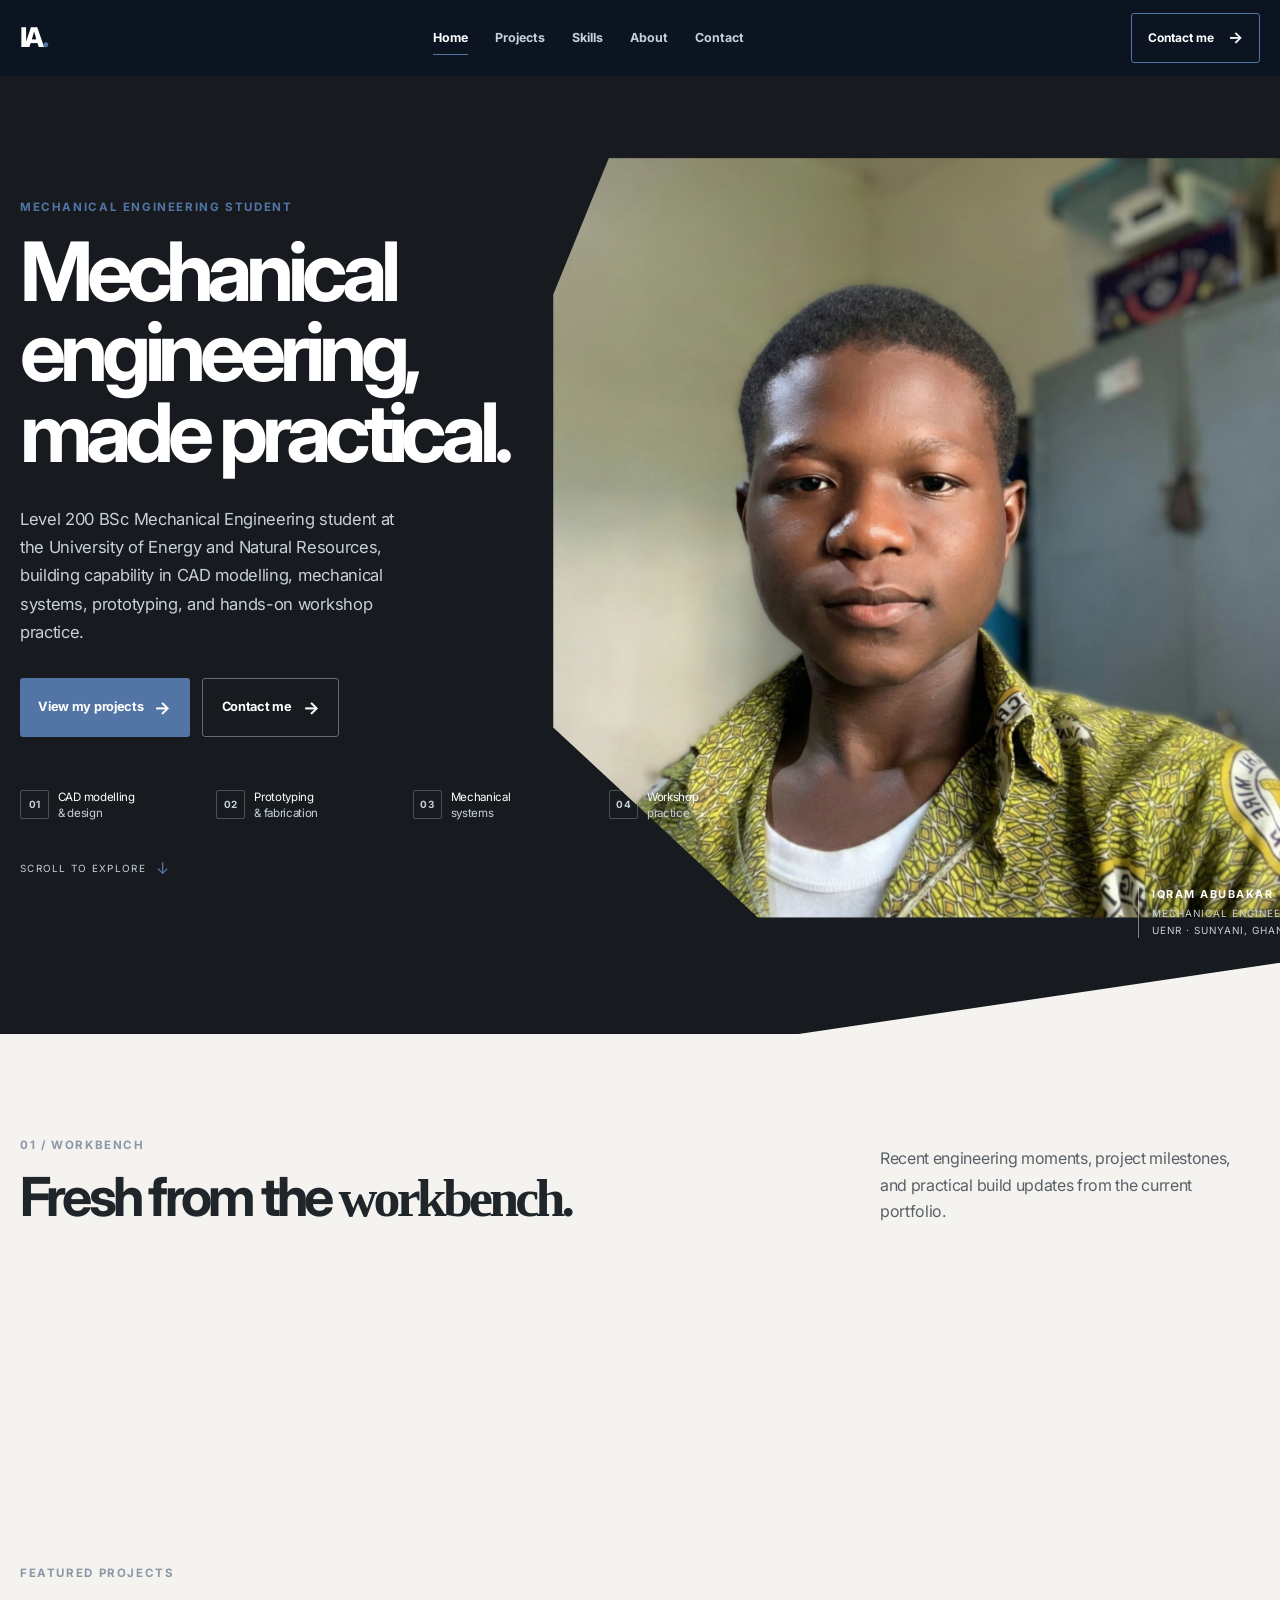
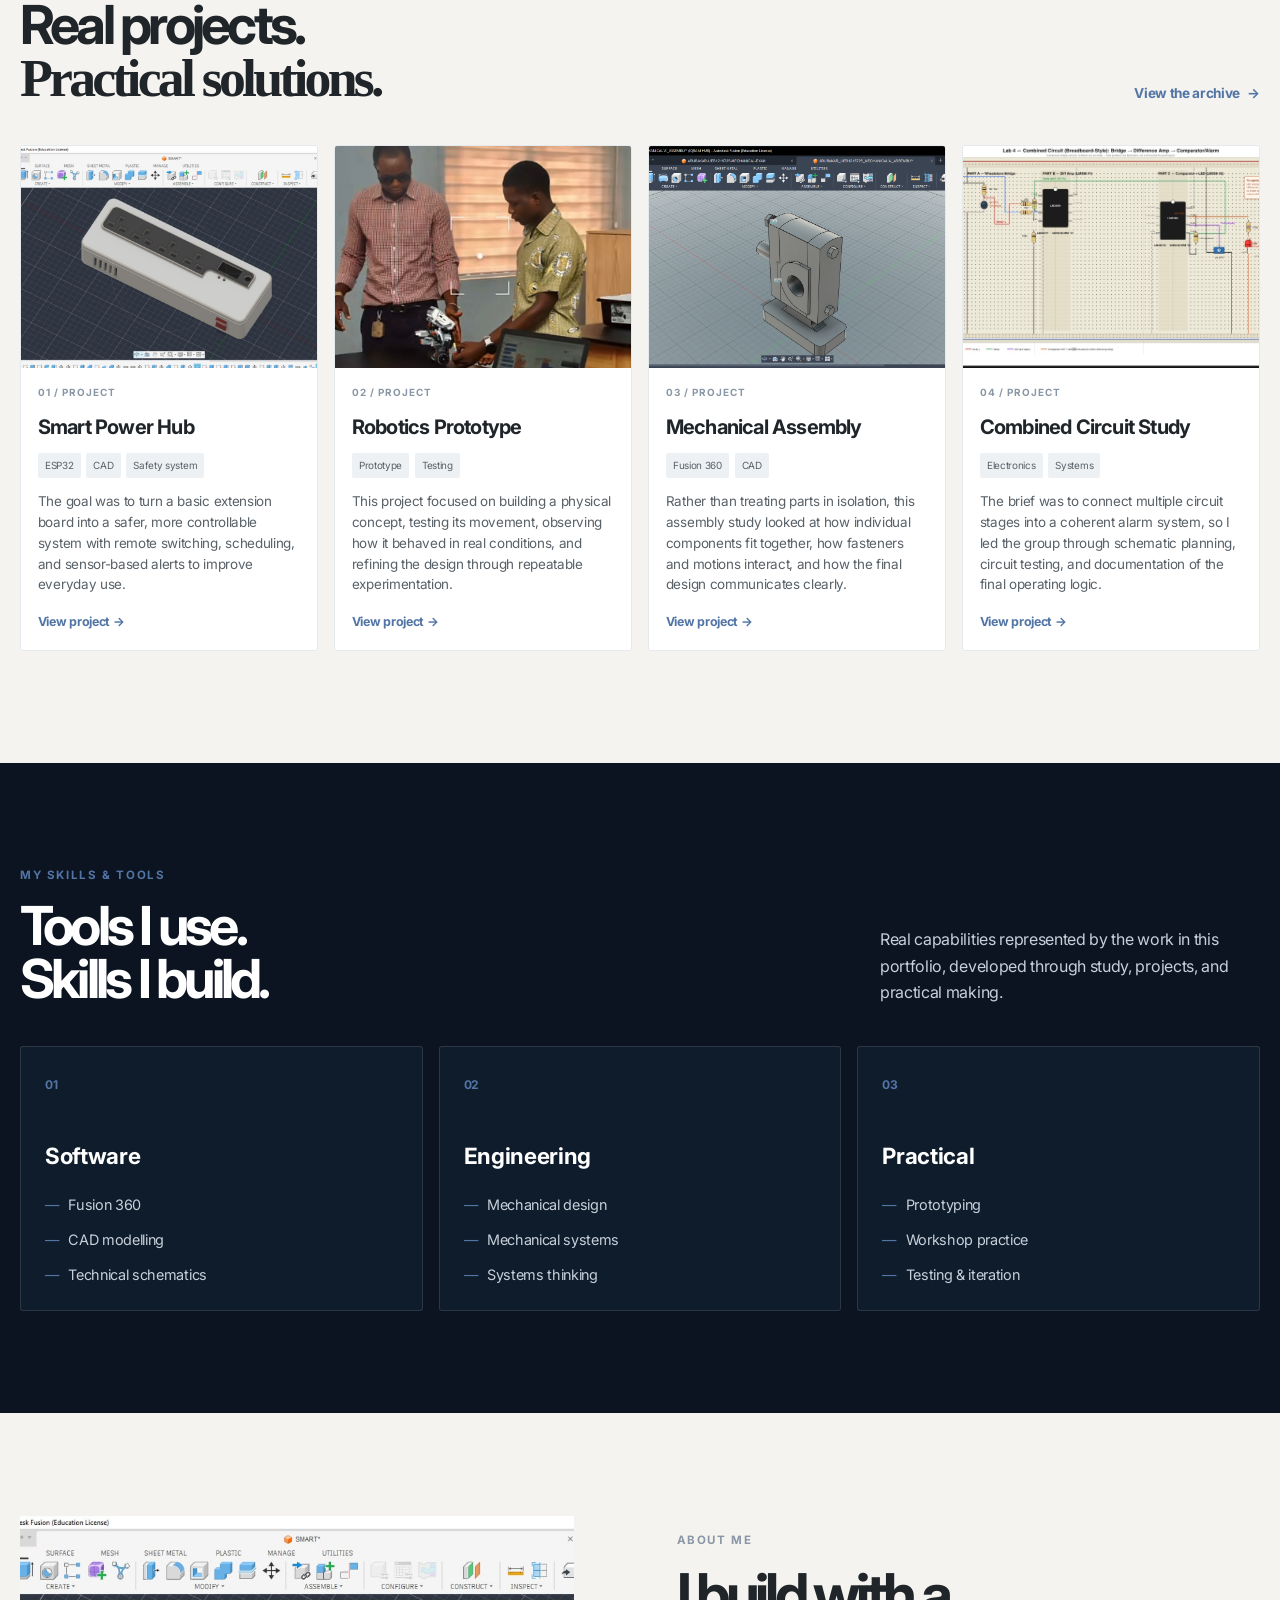
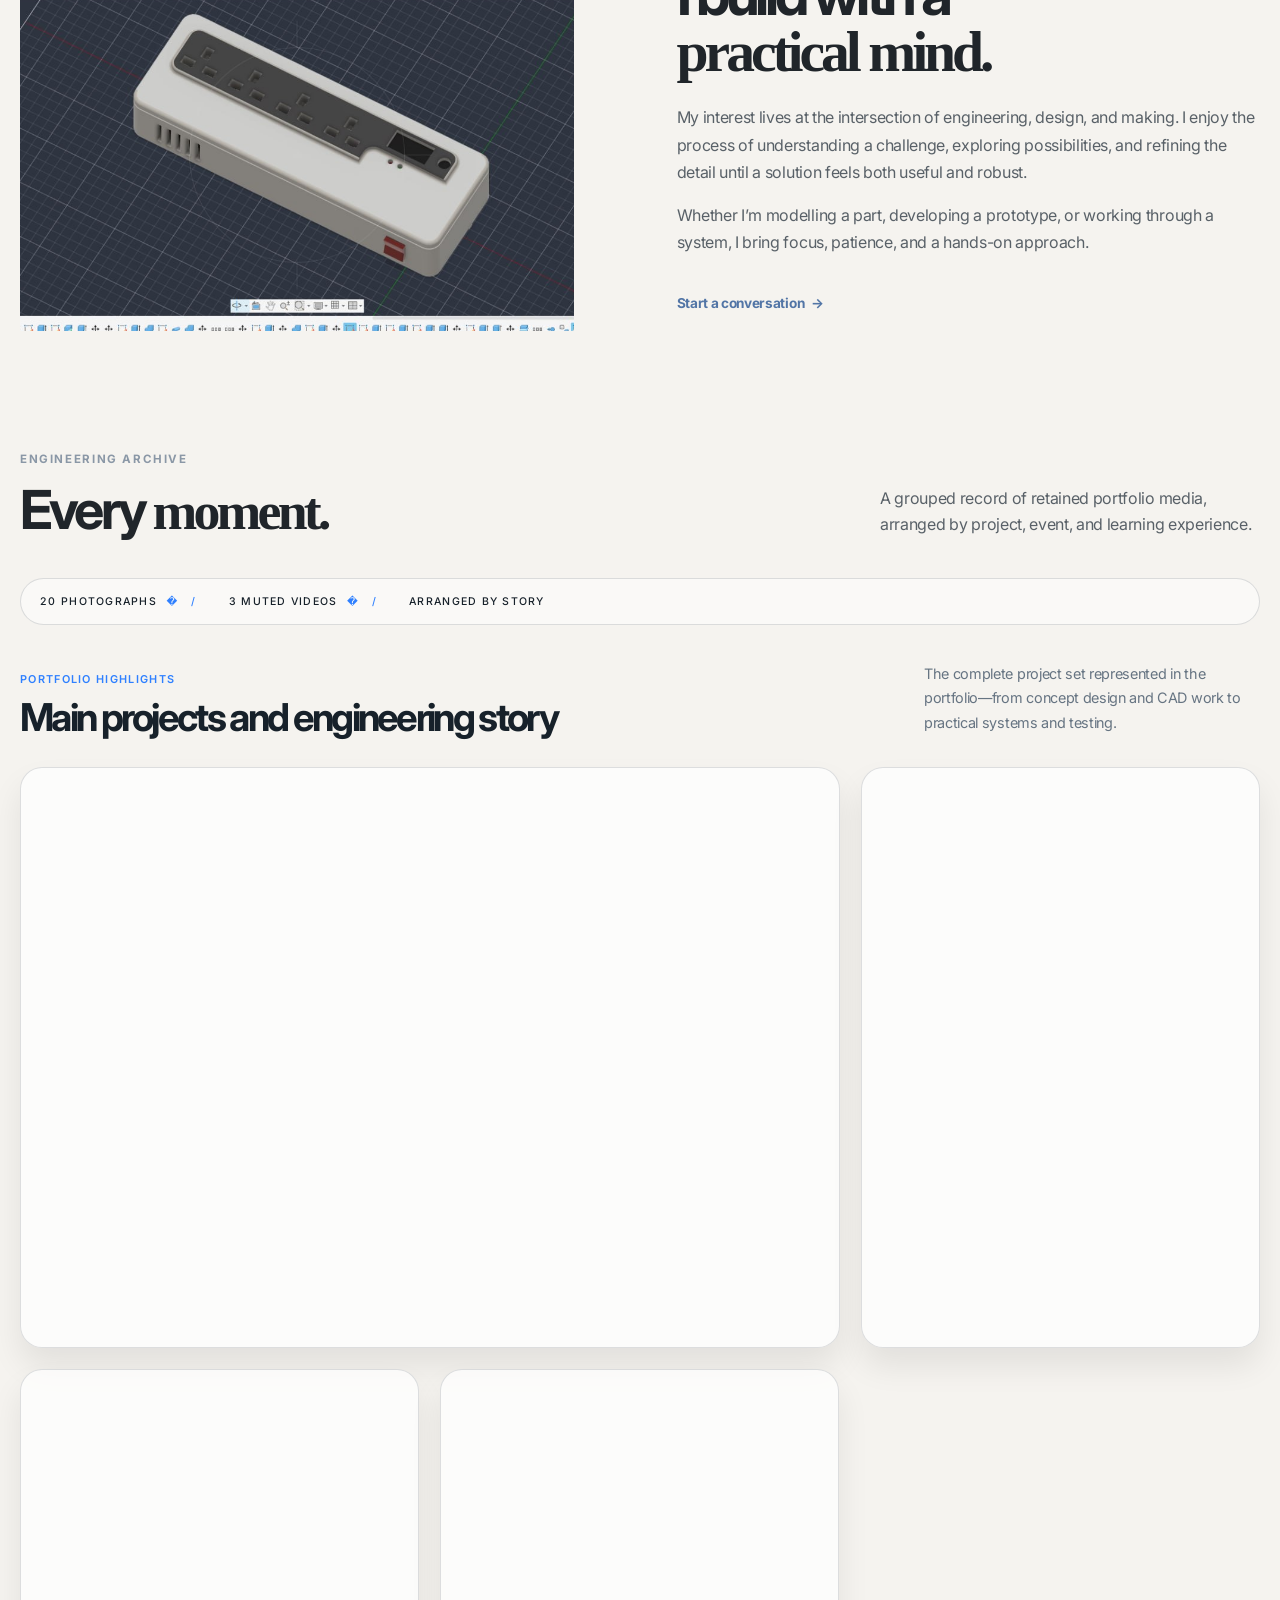
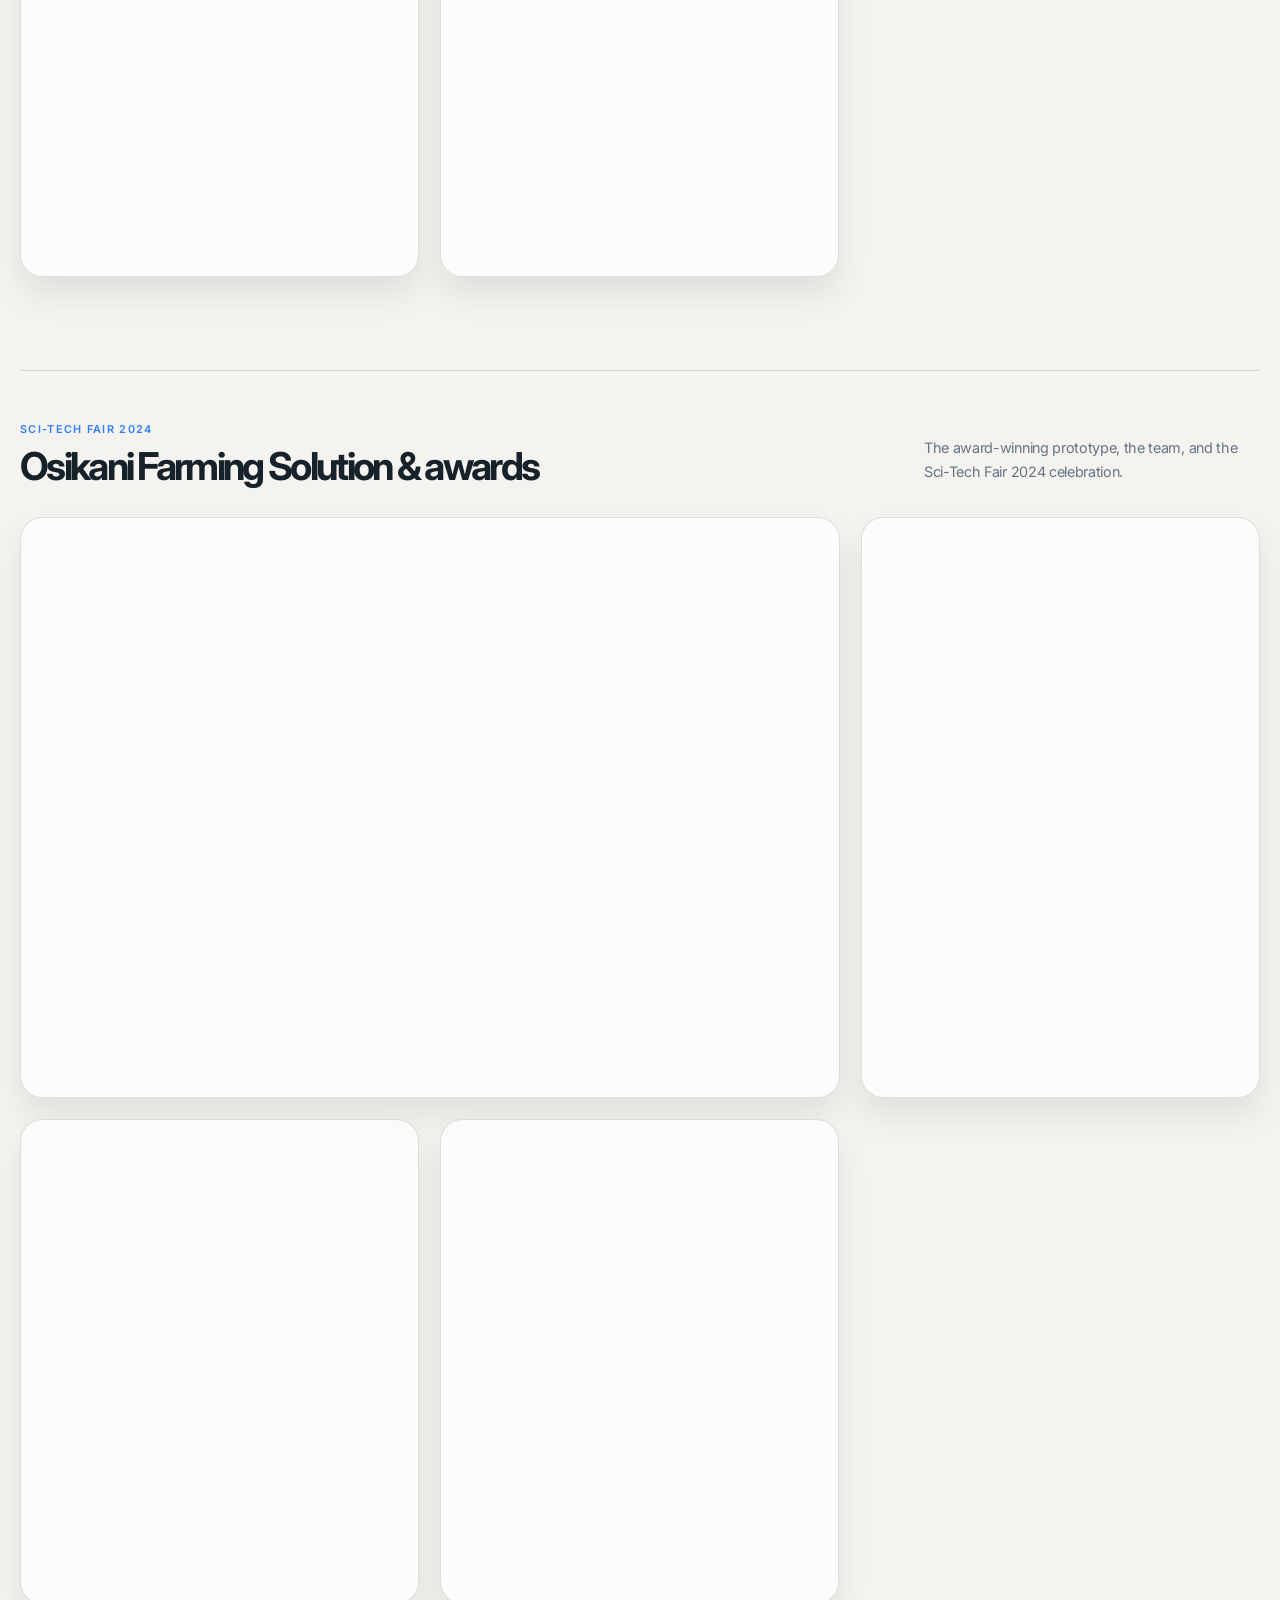
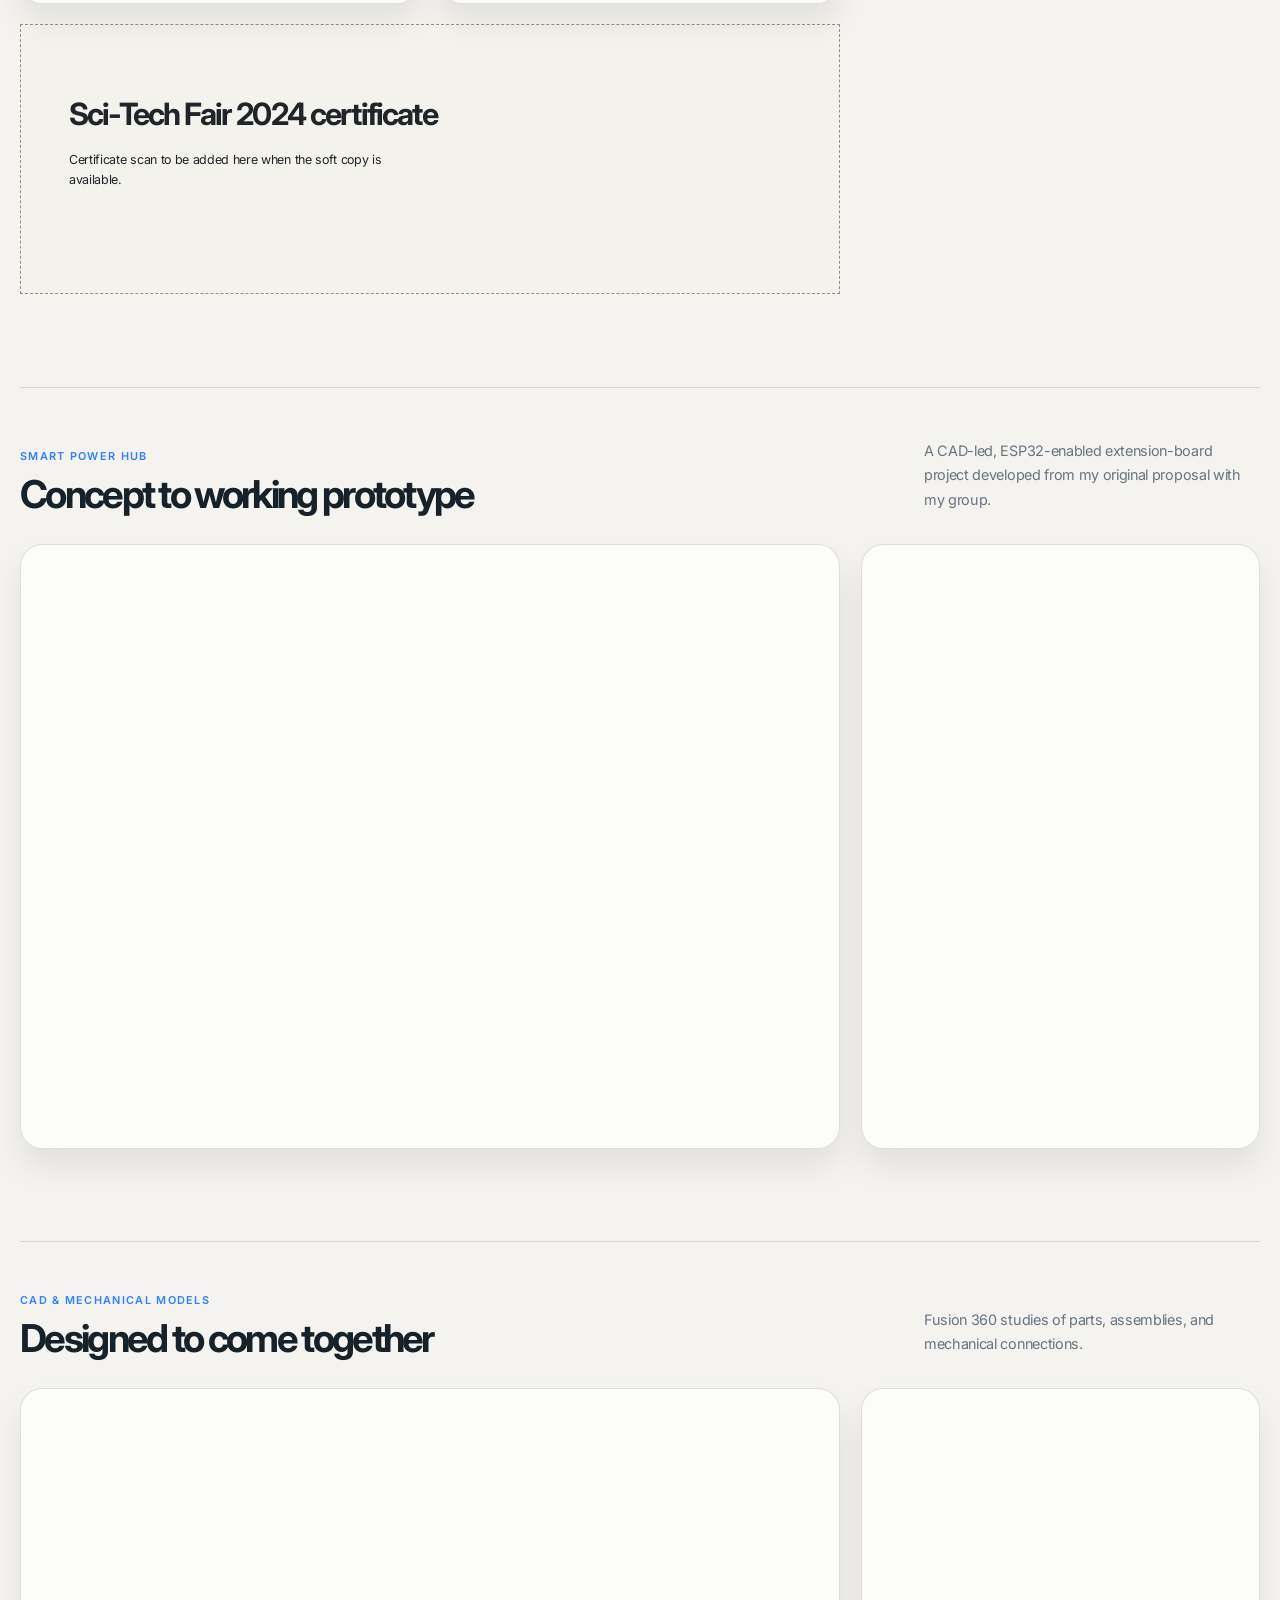
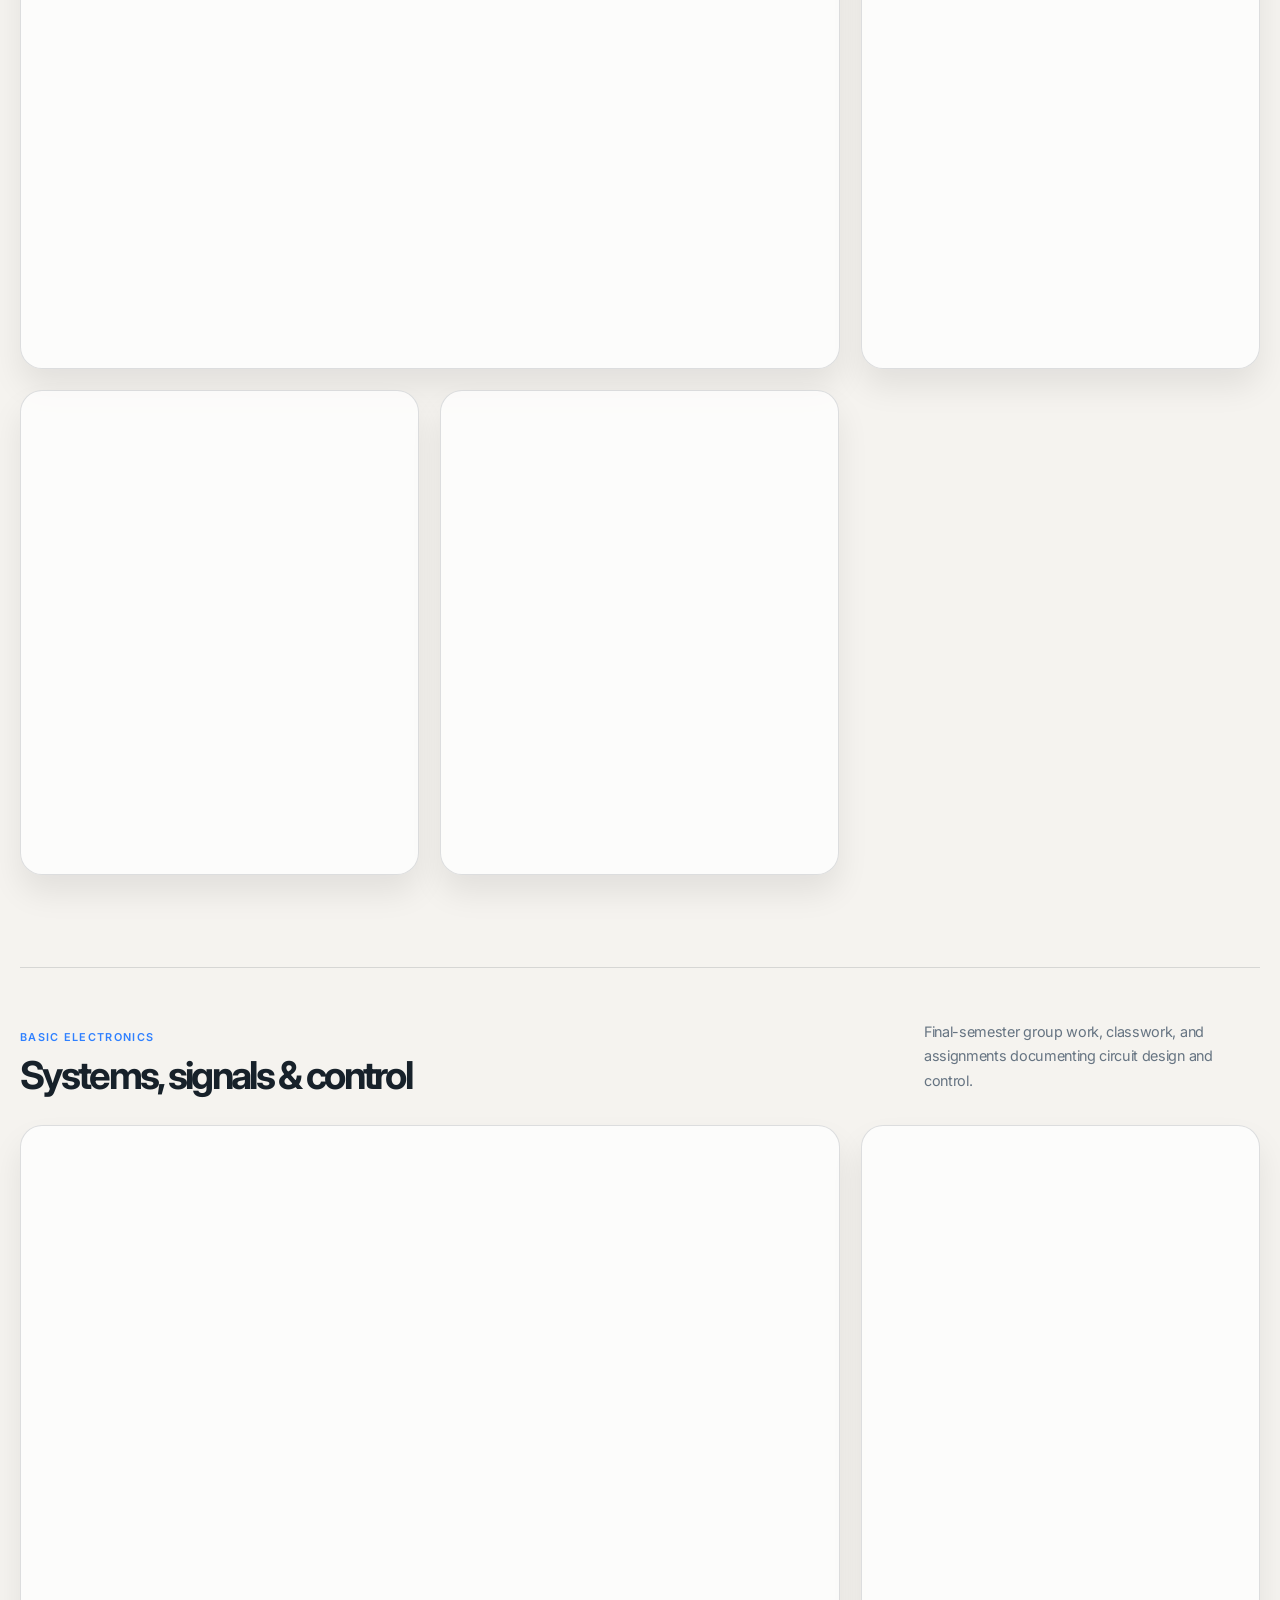
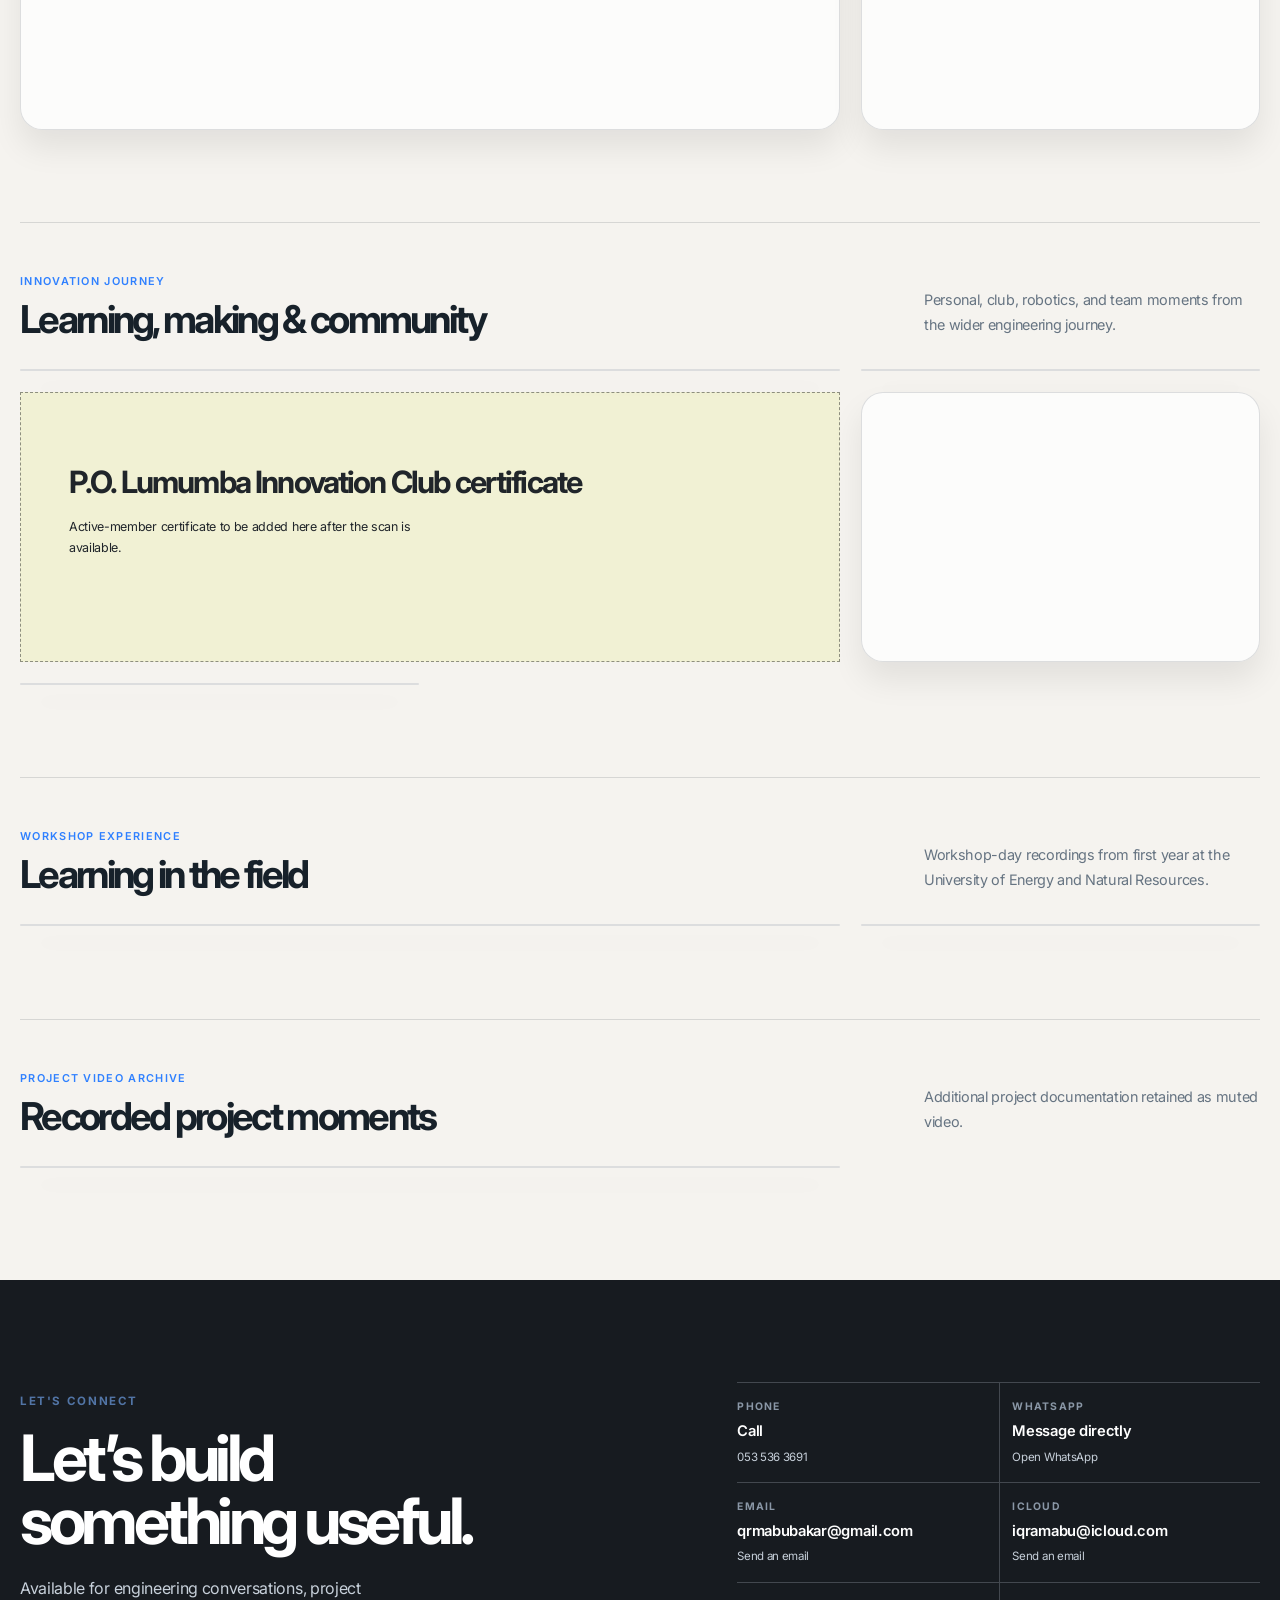
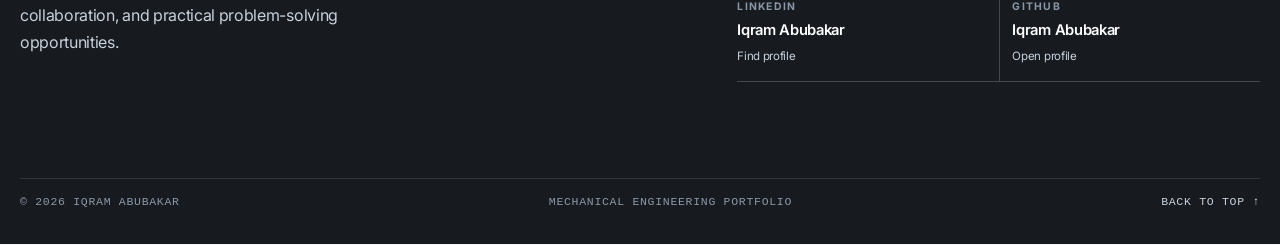
<file: index.html>
<!doctype html>
<html lang="en">
<head>
  <meta charset="UTF-8" />
  <meta name="viewport" content="width=device-width, initial-scale=1.0" />
  <meta name="description" content="Iqram Abubakar — mechanical engineering student, builder, and problem solver." />
  <link rel="canonical" href="https://iqram-1.github.io/Iqram-portfolio/" />
  <meta property="og:type" content="website" />
  <meta property="og:title" content="Iqram Abubakar — Mechanical Engineering Portfolio" />
  <meta property="og:description" content="Mechanical engineering, made practical." />
  <meta property="og:url" content="https://iqram-1.github.io/Iqram-portfolio/" />
  <meta property="og:image" content="https://iqram-1.github.io/Iqram-portfolio/assets/iqram-portrait.jpg" />
  <meta name="twitter:card" content="summary_large_image" />
  <title>Iqram Abubakar — Mechanical Engineering Portfolio</title>
  <link rel="preconnect" href="https://fonts.googleapis.com" />
  <link rel="preconnect" href="https://fonts.gstatic.com" crossorigin />
  <link href="https://fonts.googleapis.com/css2?family=Inter:wght@400;500;600;700;800&display=swap" rel="stylesheet" />
  <link rel="stylesheet" href="styles.css?v=8" />
  <link rel="stylesheet" href="archive.css?v=8" />
  <link rel="stylesheet" href="layout-fixes.css?v=4" />
  <link rel="stylesheet" href="hero.css?v=8" />
  <link rel="stylesheet" href="premium.css?v=6" />
  <link rel="stylesheet" href="design-refresh.css?v=6" />
</head>
<body class="reference-page">
  <header class="site-header">
    <a class="wordmark" href="#top" aria-label="Iqram Abubakar, home">IA<span>.</span></a>
    <button class="menu-toggle" aria-expanded="false" aria-controls="site-nav">Menu <span></span></button>
    <nav id="site-nav" aria-label="Main navigation">
      <a href="#top">Home</a><a href="#work">Projects</a><a href="#skills">Skills</a><a href="#about">About</a><a href="#contact">Contact</a>
    </nav>
    <a class="header-cta" href="#contact">Contact me <b>→</b></a>
  </header>

  <main id="top">
    <section class="reference-hero">
      <div class="reference-shell reference-hero-grid">
        <div class="reference-hero-copy">
          <p class="reference-eyebrow">Mechanical engineering student</p>
          <h1>Mechanical engineering,<br /><span>made practical.</span></h1>
          <p class="reference-lede">Level 200 BSc Mechanical Engineering student at the University of Energy and Natural Resources, building capability in CAD modelling, mechanical systems, prototyping, and hands-on workshop practice.</p>
          <div class="reference-actions">
            <a class="reference-button reference-button-primary" href="#work">View my projects <span>→</span></a>
            <a class="reference-button reference-button-secondary" href="#contact">Contact me <span>→</span></a>
          </div>
          <div class="reference-capabilities">
            <div><b aria-hidden="true">01</b><span>CAD modelling<br /><small>&amp; design</small></span></div>
            <div><b aria-hidden="true">02</b><span>Prototyping<br /><small>&amp; fabrication</small></span></div>
            <div><b aria-hidden="true">03</b><span>Mechanical<br /><small>systems</small></span></div>
            <div><b aria-hidden="true">04</b><span>Workshop<br /><small>practice</small></span></div>
          </div>
          <a class="reference-hero-scroll" href="#updates" aria-label="Scroll to the workbench section"><span>Scroll to explore</span><b aria-hidden="true">↓</b></a>
        </div>
        <div class="reference-hero-media">
          <img src="assets/iqram-portrait.jpg" alt="Portrait of Iqram Abubakar" />
          <p class="reference-hero-identity"><strong>Iqram Abubakar</strong><span>Mechanical engineering</span><span>UENR · Sunyani, Ghana</span></p>
        </div>
      </div>
    </section>

    <section class="reference-light reference-updates" id="updates">
      <div class="reference-shell">
        <div class="reference-section-heading"><div><p class="reference-eyebrow">01 / Workbench</p><h2>Fresh from the <em>workbench.</em></h2></div><p>Recent engineering moments, project milestones, and practical build updates from the current portfolio.</p></div>
        <div class="update-grid" id="updates-grid"></div>
      </div>
    </section>

    <section class="reference-light reference-projects" id="work">
      <div class="reference-shell">
        <div class="reference-section-heading"><div><p class="reference-eyebrow">Featured projects</p><h2>Real projects.<br /><em>Practical solutions.</em></h2></div><a class="reference-text-link reference-dark-link" href="#archive">View the archive <span>→</span></a></div>
        <div class="reference-project-grid">
          <article class="reference-project-card"><a href="projects/?project=smart-hub"><img src="assets/smart-hub.jpg" alt="Smart Power Hub engineering prototype" /></a><div><p class="reference-card-index">01 / PROJECT</p><h3>Smart Power Hub</h3><div class="reference-tags"><span>ESP32</span><span>CAD</span><span>Safety system</span></div><p>The goal was to turn a basic extension board into a safer, more controllable system with remote switching, scheduling, and sensor-based alerts to improve everyday use.</p><a href="projects/?project=smart-hub">View project <span>→</span></a></div></article>
          <article class="reference-project-card"><a href="projects/?project=robotics"><img src="assets/robotics.jpg" alt="Robotics prototype session" /></a><div><p class="reference-card-index">02 / PROJECT</p><h3>Robotics Prototype</h3><div class="reference-tags"><span>Prototype</span><span>Testing</span></div><p>This project focused on building a physical concept, testing its movement, observing how it behaved in real conditions, and refining the design through repeatable experimentation.</p><a href="projects/?project=robotics">View project <span>→</span></a></div></article>
          <article class="reference-project-card"><a href="projects/?project=mechanical"><img src="assets/mechanical-assembly.png" alt="Mechanical assembly model in Fusion 360" /></a><div><p class="reference-card-index">03 / PROJECT</p><h3>Mechanical Assembly</h3><div class="reference-tags"><span>Fusion 360</span><span>CAD</span></div><p>Rather than treating parts in isolation, this assembly study looked at how individual components fit together, how fasteners and motions interact, and how the final design communicates clearly.</p><a href="projects/?project=mechanical">View project <span>→</span></a></div></article>
          <article class="reference-project-card"><a href="projects/?project=circuit"><img src="assets/circuit.jpg" alt="Combined circuit study" /></a><div><p class="reference-card-index">04 / PROJECT</p><h3>Combined Circuit Study</h3><div class="reference-tags"><span>Electronics</span><span>Systems</span></div><p>The brief was to connect multiple circuit stages into a coherent alarm system, so I led the group through schematic planning, circuit testing, and documentation of the final operating logic.</p><a href="projects/?project=circuit">View project <span>→</span></a></div></article>
        </div>
      </div>
    </section>

    <section class="reference-dark reference-skills" id="skills">
      <div class="reference-shell">
        <div class="reference-section-heading"><div><p class="reference-eyebrow">My skills &amp; tools</p><h2>Tools I use.<br /><span>Skills I build.</span></h2></div><p>Real capabilities represented by the work in this portfolio, developed through study, projects, and practical making.</p></div>
        <div class="reference-skill-grid">
          <article><b>01</b><h3>Software</h3><ul><li>Fusion 360</li><li>CAD modelling</li><li>Technical schematics</li></ul></article>
          <article><b>02</b><h3>Engineering</h3><ul><li>Mechanical design</li><li>Mechanical systems</li><li>Systems thinking</li></ul></article>
          <article><b>03</b><h3>Practical</h3><ul><li>Prototyping</li><li>Workshop practice</li><li>Testing &amp; iteration</li></ul></article>
        </div>
      </div>
    </section>

    <section class="reference-light reference-about" id="about">
      <div class="reference-shell reference-about-grid">
        <div class="reference-about-image"><img src="assets/archive/IMG_1968.JPG" alt="Smart Power Hub CAD concept in Fusion 360" /></div>
        <div><p class="reference-eyebrow">About me</p><h2>I build with a<br /><em>practical mind.</em></h2><p>My interest lives at the intersection of engineering, design, and making. I enjoy the process of understanding a challenge, exploring possibilities, and refining the detail until a solution feels both useful and robust.</p><p>Whether I’m modelling a part, developing a prototype, or working through a system, I bring focus, patience, and a hands-on approach.</p><a class="reference-text-link reference-dark-link" href="#contact">Start a conversation <span>→</span></a></div>
      </div>
    </section>

    <section class="reference-light reference-archive" id="archive">
      <div class="reference-shell">
        <div class="reference-section-heading"><div><p class="reference-eyebrow">Engineering archive</p><h2>Every <em>moment.</em></h2></div><p>A grouped record of retained portfolio media, arranged by project, event, and learning experience.</p></div>
        <div class="archive-summary" id="archive-summary" aria-live="polite"><span>Loading archive</span><span>Arranged by story</span></div>
        <div class="media-gallery" id="media-gallery" aria-live="polite"></div>
      </div>
    </section>

    <section class="reference-dark reference-contact" id="contact">
      <div class="reference-shell"><div class="reference-contact-grid"><div><p class="reference-eyebrow">Let's connect</p><h2>Let’s build<br /><span>something useful.</span></h2><p>Available for engineering conversations, project collaboration, and practical problem-solving opportunities.</p></div><div class="reference-contact-list" aria-label="Contact Iqram Abubakar">
        <a href="tel:+233535363691"><span>Phone</span><strong>Call</strong><small>053 536 3691</small></a>
        <a href="https://wa.me/233535363691" target="_blank" rel="noopener"><span>WhatsApp</span><strong>Message directly</strong><small>Open WhatsApp</small></a>
        <a href="mailto:qrmabubakar@gmail.com"><span>Email</span><strong>qrmabubakar@gmail.com</strong><small>Send an email</small></a>
        <a href="mailto:iqramabu@icloud.com"><span>iCloud</span><strong>iqramabu@icloud.com</strong><small>Send an email</small></a>
        <a href="https://www.linkedin.com/search/results/people/?keywords=Iqram%20Abubakar" target="_blank" rel="noopener"><span>LinkedIn</span><strong>Iqram Abubakar</strong><small>Find profile</small></a>
        <a href="https://github.com/iqram-1" target="_blank" rel="noopener"><span>GitHub</span><strong>Iqram Abubakar</strong><small>Open profile</small></a>
      </div></div><footer><span>© <span id="year"></span> Iqram Abubakar</span><span>Mechanical engineering portfolio</span><a href="#top">Back to top ↑</a></footer></div>
    </section>
  </main>
  <script src="portfolio-config.js?v=6"></script>
  <script src="script.js?v=14"></script>
</body>
</html>
</file>
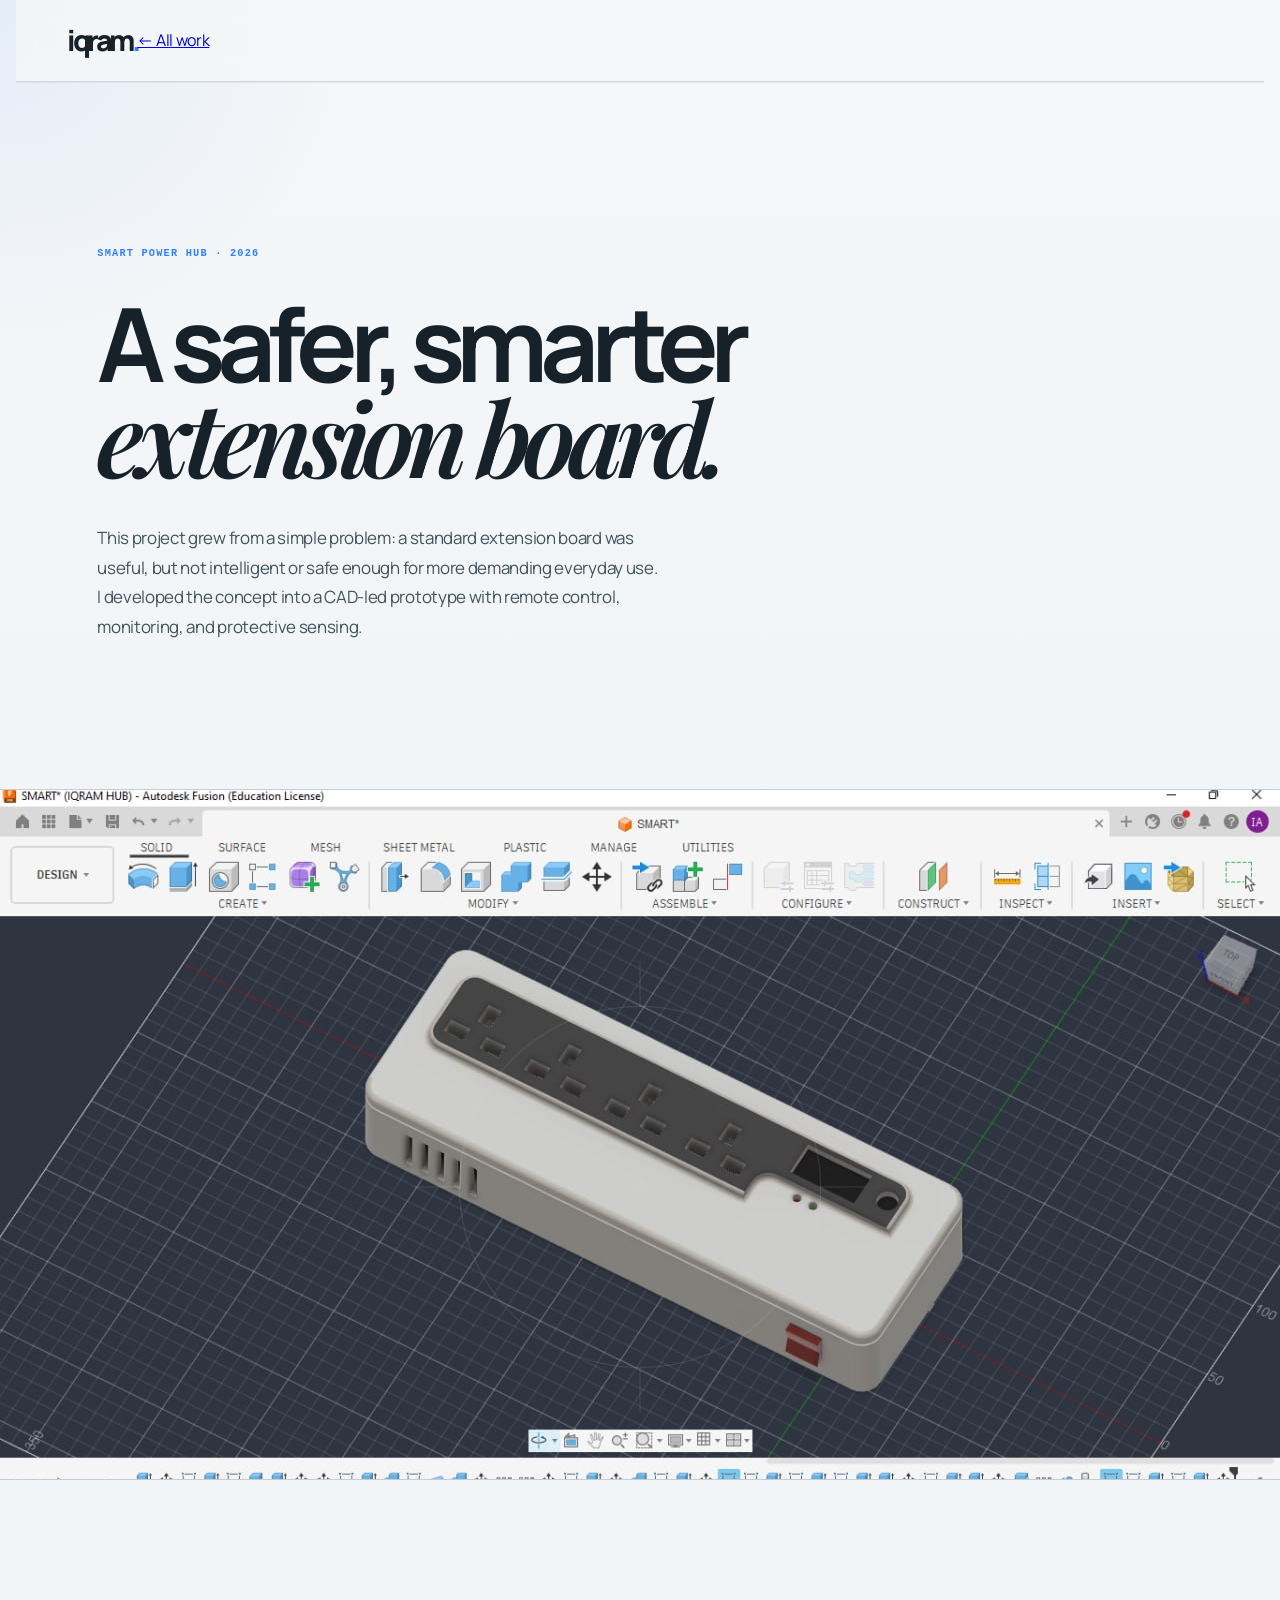
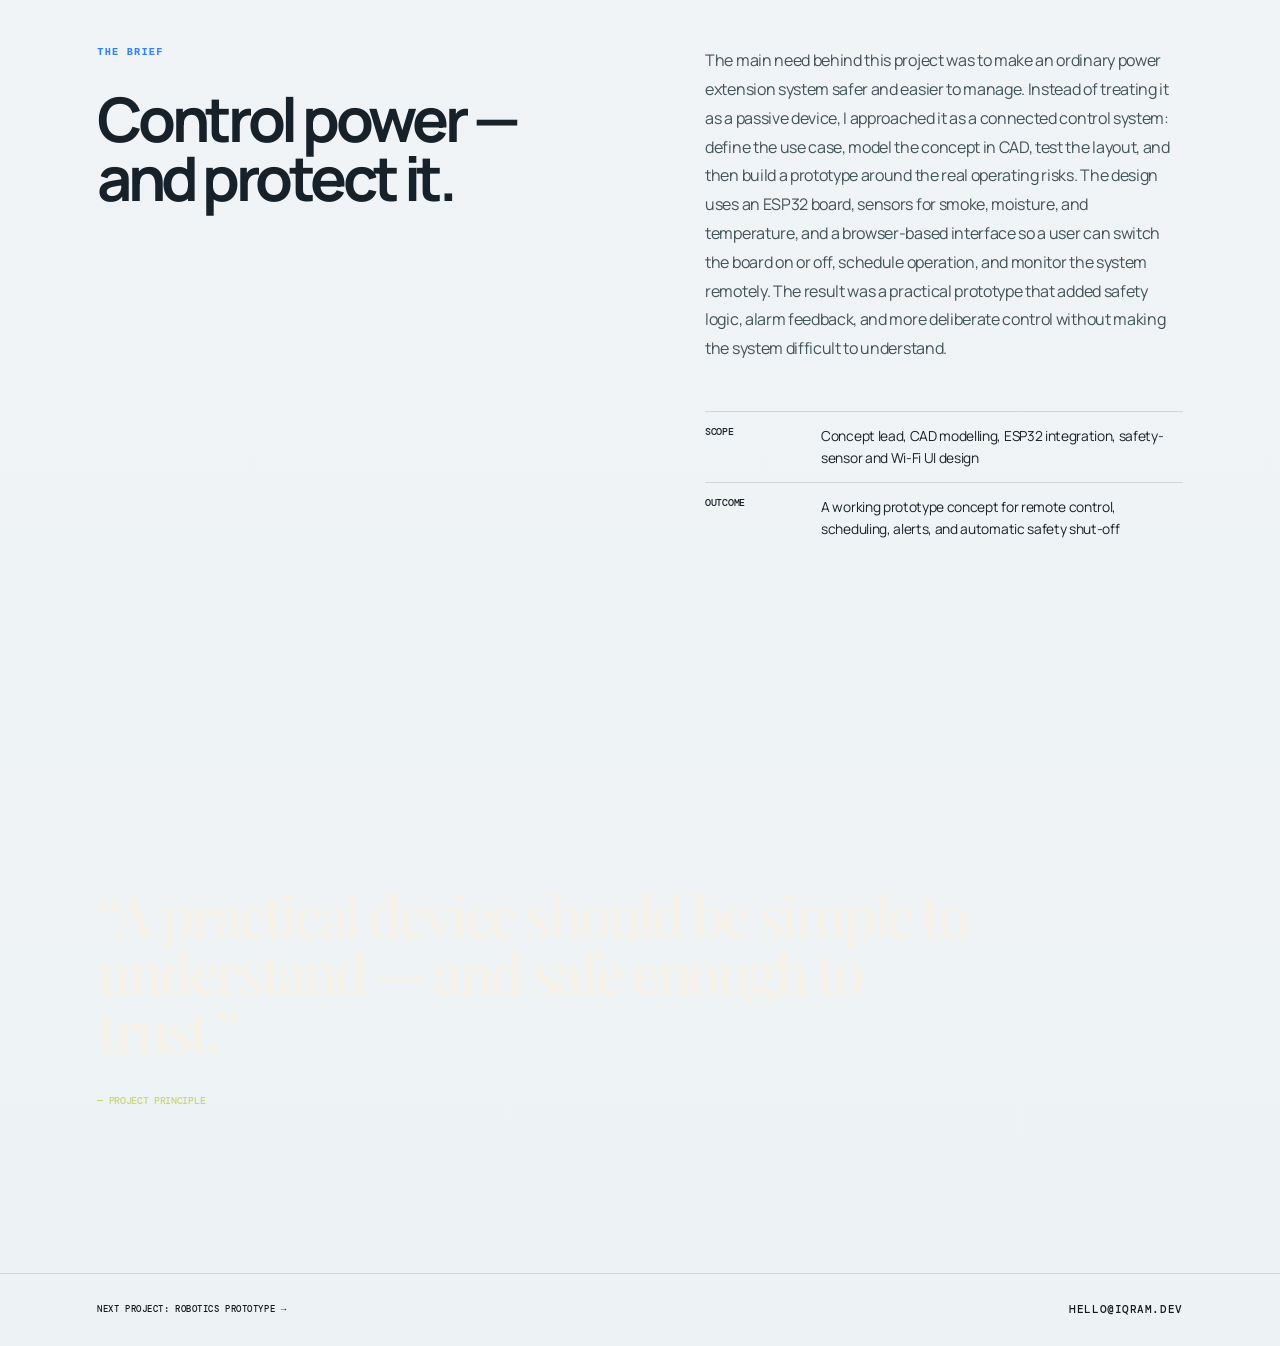
<file: projects/index.html>
<!doctype html><html lang="en"><head><meta charset="UTF-8"><meta name="viewport" content="width=device-width, initial-scale=1.0"><title>Project — Iqram</title><link rel="preconnect" href="https://fonts.googleapis.com"><link rel="preconnect" href="https://fonts.gstatic.com" crossorigin><link href="https://fonts.googleapis.com/css2?family=DM+Mono:wght@400;500&family=Manrope:wght@400;500;600;700;800&family=Playfair+Display:ital,wght@0,600;0,700;1,600&display=swap" rel="stylesheet"><link rel="stylesheet" href="../styles.css"><link rel="stylesheet" href="../premium.css?v=2"><link rel="stylesheet" href="case-styles.css"></head><body><header class="site-header"><a class="wordmark" href="../index.html">iqram<span>.</span></a><a class="text-link" href="../index.html#work">← All work</a></header><main class="case-study"><section class="case-intro section-shell"><p class="eyebrow" id="project-kicker"></p><h1 id="project-title"></h1><p class="case-lede" id="project-summary"></p></section><div class="case-hero" id="project-visual"></div><section class="case-copy section-shell"><div><p class="eyebrow">The brief</p><h2 id="project-heading"></h2></div><div><p id="project-description"></p><dl><div><dt>Scope</dt><dd id="project-scope"></dd></div><div><dt>Outcome</dt><dd id="project-outcome"></dd></div></dl></div></section><section class="case-quote section-shell"><p id="project-quote"></p><span id="project-credit"></span></section></main><footer class="case-footer section-shell"><a class="text-link" id="next-project" href="#"></a><a href="mailto:hello@iqram.dev">hello@iqram.dev</a></footer><script src="case-study.js"></script></body></html>
</file>
<file: styles.css>
:root{--ink:#171919;--paper:#f1efe9;--acid:#d6e347;--coral:#f0674c;--muted:#797a74;--line:rgba(23,25,25,.17);--sans:"Manrope",sans-serif;--serif:"Playfair Display",serif;--mono:"DM Mono",monospace}*{box-sizing:border-box}html{scroll-behavior:smooth}body{margin:0;background:var(--paper);color:var(--ink);font-family:var(--sans)}.noise{position:fixed;inset:0;z-index:10;pointer-events:none;opacity:.055;background-image:url("data:image/svg+xml,%3Csvg viewBox='0 0 180 180' xmlns='http://www.w3.org/2000/svg'%3E%3Cfilter id='n'%3E%3CfeTurbulence type='fractalNoise' baseFrequency='.95' numOctaves='3' stitchTiles='stitch'/%3E%3C/filter%3E%3Crect width='100%25' height='100%25' filter='url(%23n)'/%3E%3C/svg%3E")}.section-shell{padding-left:clamp(24px,7.6vw,122px);padding-right:clamp(24px,7.6vw,122px)}.site-header{height:82px;border-bottom:1px solid var(--line);display:flex;align-items:center;padding:0 clamp(24px,4vw,64px);position:relative;z-index:12}.wordmark{color:var(--ink);font-size:1.4rem;font-weight:800;letter-spacing:-.1em;text-decoration:none}.wordmark span{color:var(--coral)}nav{position:absolute;left:50%;transform:translateX(-50%);display:flex;gap:2rem}nav a,.header-cta,.underlink{color:var(--ink);font-size:.72rem;font-weight:700;letter-spacing:.02em;text-decoration:none}.header-cta{margin-left:auto}.header-cta b{color:var(--coral);font-size:1rem;margin-left:.35rem}.menu-toggle{display:none}.hero{min-height:calc(100svh - 82px);padding-top:23px;padding-bottom:28px;display:flex;flex-direction:column;justify-content:space-between}.hero-meta,.hero-footer{display:flex;justify-content:space-between;font:500 .62rem var(--mono);letter-spacing:.08em;text-transform:uppercase}.hero-copy{max-width:1140px;margin:clamp(55px,12vh,135px) 0 auto}.eyebrow{font:500 .64rem var(--mono);letter-spacing:.1em;text-transform:uppercase;margin:0}.hero h1{font-size:clamp(3.6rem,9.2vw,9.6rem);letter-spacing:-.09em;line-height:.83;font-weight:600;margin:2rem 0 3.5rem}.hero h1 em,h2 em{font-family:var(--serif);font-weight:600}.hero-detail{display:flex;align-items:end;gap:3rem}.hero-detail p{max-width:390px;font-size:.95rem;line-height:1.7;margin:0}.round-link{width:64px;height:64px;display:grid;place-items:center;color:var(--ink);border:1px solid var(--ink);border-radius:50%;font-size:1.35rem;text-decoration:none;transition:.25s}.round-link:hover{background:var(--ink);color:var(--acid);transform:translateY(5px)}.ticker{overflow:hidden;white-space:nowrap;background:var(--ink);color:var(--paper);padding:17px 0;font:500 .65rem var(--mono);letter-spacing:.14em}.ticker div{display:inline-block;animation:ticker 25s linear infinite}.ticker i{color:var(--acid);font-style:normal;padding:0 .8rem}@keyframes ticker{to{transform:translateX(-50%)}}.work,.archive,.capabilities{padding-top:clamp(90px,12vw,160px);padding-bottom:clamp(90px,12vw,160px)}.section-intro{display:flex;justify-content:space-between;gap:3rem;margin-bottom:4.5rem}.section-intro h2{font-size:clamp(3rem,6.5vw,6.4rem);letter-spacing:-.085em;line-height:.86;margin:1.55rem 0 0}.section-intro>p{max-width:260px;line-height:1.65;font-size:.83rem;margin:2.4rem 0 0}.project-grid{display:grid;grid-template-columns:1fr 1fr;gap:clamp(45px,6vw,90px) clamp(23px,3.5vw,55px)}.project-feature,.project-wide{grid-column:1/-1}.project-image{position:relative;display:block;height:clamp(270px,33vw,500px);background:#d5d3ca;overflow:hidden}.project-feature .project-image{height:clamp(340px,47vw,660px)}.project-image img{width:100%;height:100%;object-fit:cover;display:block;transition:transform .7s cubic-bezier(.2,.65,.2,1)}.project-image:hover img{transform:scale(1.035)}.project-image:after{content:"";position:absolute;inset:0;background:linear-gradient(135deg,rgba(0,0,0,.14),transparent 45%);pointer-events:none}.image-arrow{position:absolute;right:18px;top:16px;color:white;font-size:1.65rem;z-index:1}.image-tag{position:absolute;top:17px;left:18px;background:var(--acid);padding:7px 9px;font:500 .57rem var(--mono);letter-spacing:.08em;text-transform:uppercase;z-index:1}.project-info{display:flex;justify-content:space-between;border-top:1px solid var(--line);padding-top:14px;margin-top:15px;gap:1rem}.project-number{font:500 .6rem var(--mono);color:var(--coral);margin:0 0 8px}.project-info h3{letter-spacing:-.055em;font-size:1.1rem;margin:0}.project-info>p{font:500 .61rem var(--mono);line-height:1.5;text-align:right;margin:0;color:var(--muted)}.project-circuit{background:#e5e1d4}.project-circuit img{object-fit:cover;object-position:center}.circuit-note{position:absolute;bottom:0;left:0;background:var(--ink);color:var(--paper);padding:25px 34px;z-index:2}.circuit-note span{color:var(--acid);font:500 .6rem var(--mono);display:block;margin-bottom:8px}.circuit-note strong{font:600 clamp(1.2rem,2vw,2rem) var(--serif);line-height:1}.archive{background:#dedbd1}.archive-summary{display:flex;gap:1rem;border-top:1px solid var(--line);border-bottom:1px solid var(--line);padding:14px 0;margin:-1rem 0 3rem;font:500 .62rem var(--mono);letter-spacing:.07em;text-transform:uppercase}.archive-summary span+span:before{content:"/";color:var(--coral);padding-right:1rem}.media-gallery{display:grid;grid-template-columns:repeat(3,minmax(0,1fr));gap:clamp(18px,2.2vw,32px)}.media-card{min-width:0;margin:0;content-visibility:auto}.media-card:nth-child(5n+1){grid-column:span 2}.media-frame{display:block;position:relative;background:#262928;overflow:hidden;aspect-ratio:1.18}.media-card:nth-child(5n+1) .media-frame{aspect-ratio:1.7}.media-frame img,.media-frame video{width:100%;height:100%;object-fit:cover;display:block}.media-frame video{background:#171919}.media-kind{position:absolute;top:12px;left:12px;background:var(--acid);color:var(--ink);padding:6px 8px;font:500 .55rem var(--mono);letter-spacing:.08em;text-transform:uppercase;z-index:2}.media-card figcaption{border-top:1px solid var(--line);padding-top:11px;margin-top:10px}.media-card h3{font-size:.9rem;letter-spacing:-.04em;margin:0 0 5px}.media-card p{font-size:.72rem;line-height:1.55;margin:0;color:#555851}.media-fallback{height:100%;display:grid;place-items:center;padding:2rem;text-align:center;color:var(--paper);font:500 .68rem var(--mono);line-height:1.7}.media-fallback a{color:var(--acid)}.about{background:var(--ink);color:var(--paper);padding-top:clamp(90px,12vw,160px);padding-bottom:clamp(90px,12vw,160px)}.about-grid{margin-top:clamp(50px,8vw,100px);display:grid;grid-template-columns:.75fr 1fr;gap:clamp(40px,10vw,150px);align-items:center}.portrait{position:relative;aspect-ratio:.8;overflow:hidden}.portrait img{width:100%;height:100%;object-fit:cover;filter:saturate(.8)}.portrait span{position:absolute;bottom:0;left:0;background:var(--acid);color:var(--ink);padding:10px 13px;font:500 .58rem var(--mono);letter-spacing:.07em;text-transform:uppercase}.about-copy h2{font-size:clamp(3rem,6vw,6.4rem);letter-spacing:-.085em;line-height:.86;margin:0 0 2.5rem}.about-copy p{font-size:.94rem;line-height:1.8;max-width:470px;margin:0 0 1.2rem}.underlink{display:inline-flex;gap:.7rem;color:var(--paper);margin-top:1.5rem;padding-bottom:6px;border-bottom:1px solid var(--acid)}.underlink span{color:var(--acid)}.capabilities{border-bottom:1px solid var(--line)}.capability-list>div{display:grid;grid-template-columns:10% 1.1fr 1fr 30px;gap:1rem;align-items:baseline;border-top:1px solid var(--line);padding:25px 0}.capability-list>div:last-child{border-bottom:1px solid var(--line)}.capability-list span{font:500 .62rem var(--mono);color:var(--coral)}.capability-list h3{font-size:clamp(1.5rem,3vw,3.1rem);letter-spacing:-.07em;margin:0}.capability-list p{max-width:290px;font-size:.78rem;line-height:1.65;margin:0}.capability-list b{font-size:1.2rem;font-weight:400}.contact{padding-top:clamp(90px,12vw,160px);background:var(--acid)}.contact-main{display:flex;justify-content:space-between;gap:4rem;align-items:end;margin:clamp(55px,9vw,120px) 0 2rem}.contact h2{font-size:clamp(3.5rem,8vw,8.4rem);letter-spacing:-.09em;line-height:.83;margin:0}.contact-main p{max-width:245px;font-size:.85rem;line-height:1.65;margin:0 0 .3rem}.contact-link{display:flex;justify-content:space-between;border-top:1px solid rgba(23,25,25,.7);border-bottom:1px solid rgba(23,25,25,.7);padding:20px 0;color:var(--ink);font-size:clamp(1.25rem,2vw,2rem);font-weight:700;letter-spacing:-.05em;text-decoration:none}.contact-link span{font-size:1.4em;font-weight:400}footer{display:flex;justify-content:space-between;padding:20px 0;font:500 .58rem var(--mono);letter-spacing:.06em;text-transform:uppercase}footer a{color:var(--ink);text-decoration:none}.reveal{opacity:0;transform:translateY(18px);transition:opacity .7s ease,transform .7s ease}.reveal.visible{opacity:1;transform:none}@media(max-width:700px){.site-header{height:70px}.header-cta{display:none}.menu-toggle{display:flex;align-items:center;gap:8px;margin-left:auto;border:0;background:none;font:500 .68rem var(--mono);text-transform:uppercase}.menu-toggle span{width:18px;height:1px;background:var(--ink);display:block}nav{display:none;top:70px;left:0;right:0;transform:none;background:var(--paper);border-bottom:1px solid var(--line);padding:20px 24px;flex-direction:column;gap:16px}nav.open{display:flex}.hero{min-height:calc(100svh - 70px)}.hero h1{font-size:clamp(3.45rem,15vw,5.5rem);margin:2rem 0 3rem}.hero-detail{gap:1.5rem}.hero-detail p{font-size:.83rem}.round-link{width:54px;height:54px;flex:none}.section-intro{display:block;margin-bottom:3.5rem}.section-intro>p{margin-top:1.7rem}.project-grid{display:block}.project{margin-bottom:48px}.project-image,.project-feature .project-image{height:330px}.project-feature .project-image{height:390px}.project-info h3{font-size:1rem}.archive-summary{flex-wrap:wrap;gap:.5rem}.archive-summary span+span:before{padding-right:.5rem}.media-gallery{grid-template-columns:1fr;gap:30px}.media-card:nth-child(5n+1){grid-column:auto}.media-frame,.media-card:nth-child(5n+1) .media-frame{aspect-ratio:1.15}.about-grid{display:block}.portrait{max-width:390px}.about-copy{margin-top:3rem}.capability-list>div{grid-template-columns:34px 1fr;gap:7px}.capability-list p{grid-column:2;margin-top:8px}.capability-list b{display:none}.contact-main{display:block;margin-top:3.5rem}.contact-main p{margin-top:2rem}.contact h2{font-size:clamp(3.3rem,14vw,5rem)}footer{flex-wrap:wrap;gap:12px}footer span:nth-child(2){width:100%;order:3}.circuit-note{padding:18px 22px}.circuit-note strong{font-size:1.2rem}}
</file>
<file: archive.css>
.archive{background:#dedbd1}.archive-group{border-top:1px solid var(--line);padding-top:clamp(32px,5vw,66px);margin-top:clamp(50px,8vw,95px)}.archive-group:first-child{border-top:0;padding-top:0;margin-top:0}.archive-group-heading{display:flex;justify-content:space-between;gap:2rem;align-items:end;margin-bottom:clamp(26px,4vw,48px)}.archive-group-heading h3{font-size:clamp(1.6rem,3.1vw,3.4rem);letter-spacing:-.07em;line-height:.92;margin:.8rem 0 0}.archive-group-heading>p{max-width:300px;font-size:.78rem;line-height:1.6;margin:0}.group-gallery{display:grid;grid-template-columns:repeat(3,minmax(0,1fr));gap:clamp(18px,2.2vw,32px)}.media-card:nth-child(5n+1){grid-column:span 2}.certificate-slot{grid-column:span 2;min-height:270px;border:1px dashed rgba(23,25,25,.45);padding:clamp(25px,4vw,48px);display:flex;flex-direction:column;justify-content:space-between;background:rgba(241,239,233,.45)}.certificate-slot .media-kind{position:static;align-self:flex-start}.certificate-slot h4{font-size:clamp(1.35rem,2.4vw,2.5rem);letter-spacing:-.06em;margin:1rem 0 .7rem}.certificate-slot p:last-child{max-width:360px;font-size:.78rem;line-height:1.65;margin:0}.education-card{display:grid;grid-template-columns:14% 1fr auto;gap:2rem;align-items:baseline;border-top:1px solid rgba(241,239,233,.3);margin-top:clamp(65px,9vw,120px);padding-top:22px}.education-card h3{font-size:clamp(1.25rem,2vw,2rem);letter-spacing:-.05em;margin:0 0 7px}.education-card p{font-size:.76rem;line-height:1.5;margin:0}.education-card>span{font:500 .62rem var(--mono);letter-spacing:.06em;text-transform:uppercase;color:var(--acid)}.muted-note{position:absolute;right:12px;bottom:12px;background:rgba(23,25,25,.8);color:var(--paper);padding:6px 8px;font:500 .52rem var(--mono);letter-spacing:.07em;text-transform:uppercase;z-index:2}@media(max-width:700px){.archive-group-heading{display:block}.archive-group-heading>p{margin-top:1rem}.group-gallery{grid-template-columns:1fr}.media-card:nth-child(5n+1),.certificate-slot{grid-column:auto}.certificate-slot{min-height:220px}.education-card{grid-template-columns:1fr;gap:12px}.education-card>span{margin-top:2px}}
</file>
<file: layout-fixes.css>
.media-gallery > .archive-group{grid-column:1 / -1}
</file>
<file: hero.css>
.hero-identity{display:flex;align-items:center;gap:12px}.hero-identity img{width:54px;height:54px;border-radius:50%;object-fit:cover;object-position:center 28%;border:2px solid var(--ink)}.hero h1{font-size:clamp(3.2rem,7.2vw,7.4rem);font-weight:500;line-height:.9;margin:1.7rem 0 2.6rem;max-width:1000px}.hero h1 em{font-family:var(--serif);font-weight:600}.hero-detail p{max-width:560px;font-size:clamp(.88rem,1.3vw,1.05rem);line-height:1.75}.hero-credentials{display:flex;gap:1.3rem;flex-wrap:wrap;margin-top:2rem;font:500 .59rem var(--mono);letter-spacing:.07em;text-transform:uppercase}.hero-credentials span{border:1px solid var(--line);padding:8px 10px}.club-certificate{background:rgba(214,227,71,.16)}@media(max-width:700px){.hero-identity img{width:48px;height:48px}.hero h1{font-size:clamp(3rem,13.5vw,4.8rem);line-height:.92;margin:1.5rem 0 2rem}.hero-credentials{gap:.5rem}.hero-credentials span{font-size:.51rem;padding:7px 8px}}
</file>
<file: premium.css>
:root {
  --engineering-black: #080D12;
  --graphite: #111820;
  --industrial-slate: #1B2731;
  --engineering-paper: #F4F6F8;
  --white: #FFFFFF;
  --soft-white: #E9EDF1;
  --primary-light: #F7F9FB;
  --secondary-light: #A7B2BC;
  --muted-light: #707D88;
  --dark-heading: #17212A;
  --dark-secondary: #667482;
  --engineering-blue: #2F80FF;
  --blue-hover: #4C96FF;
  --blue-dark: #1458C7;
  --tech-08: rgba(47, 128, 255, 0.08);
  --tech-12: rgba(47, 128, 255, 0.12);
  --tech-15: rgba(47, 128, 255, 0.15);
  --warm-paper: #E8E1D5;
  --line: rgba(27, 39, 49, 0.14);
  --shadow-soft: 0 18px 32px rgba(8, 13, 18, 0.08);
  --shadow-strong: 0 26px 55px rgba(8, 13, 18, 0.12);
  --radius-card: 14px;
  --radius-large: 22px;
  --container: 1280px;
}

html {
  scroll-behavior: smooth;
}

body {
  background:
    radial-gradient(circle at top left, rgba(47, 128, 255, 0.08), transparent 22rem),
    linear-gradient(180deg, var(--engineering-paper) 0%, #edf2f5 100%);
  color: var(--dark-heading);
  font-size: 16px;
  line-height: 1.6;
  letter-spacing: -0.02em;
}

body::before {
  content: "";
  position: fixed;
  inset: 0;
  pointer-events: none;
  background-image: linear-gradient(90deg, transparent calc(50% - 0.5px), rgba(47, 128, 255, 0.08) 50%, transparent calc(50% + 0.5px));
  background-size: 120px 100%;
  opacity: 0.55;
  z-index: 0;
}

main, header, footer, section {
  position: relative;
  z-index: 1;
}

img {
  display: block;
  max-width: 100%;
}

button,
a {
  transition: color 0.2s ease, background 0.2s ease, border-color 0.2s ease, transform 0.2s ease, box-shadow 0.2s ease;
}

::selection {
  background: rgba(47, 128, 255, 0.2);
  color: var(--dark-heading);
}

.reveal {
  opacity: 0;
  transform: translateY(18px);
  transition: opacity 0.45s ease, transform 0.45s ease;
}

.reveal.visible {
  opacity: 1;
  transform: translateY(0);
}

.site-header {
  position: sticky;
  top: 0;
  z-index: 40;
  width: min(var(--container), calc(100% - 2rem));
  margin: 0 auto;
  height: 82px;
  background: rgba(244, 246, 248, 0.88);
  border-bottom: 1px solid var(--line);
  backdrop-filter: blur(14px);
  -webkit-backdrop-filter: blur(14px);
  box-shadow: 0 1px 0 rgba(8, 13, 18, 0.05);
}

.wordmark {
  color: var(--dark-heading);
  font-size: 1.8rem;
  font-weight: 800;
  letter-spacing: -0.12em;
  text-decoration: none;
}

.wordmark span {
  color: var(--engineering-blue);
}

nav a {
  position: relative;
  color: var(--dark-heading);
  font-size: 0.72rem;
  font-weight: 700;
  letter-spacing: 0.12em;
  text-transform: uppercase;
  text-decoration: none;
}

nav a::after {
  content: "";
  position: absolute;
  left: 0;
  bottom: -0.5rem;
  width: 100%;
  height: 1.5px;
  background: var(--engineering-blue);
  transform: scaleX(0);
  transform-origin: left;
  transition: transform 0.2s ease;
}

nav a:hover::after,
nav a:focus-visible::after {
  transform: scaleX(1);
}

.header-cta {
  display: inline-flex;
  align-items: center;
  justify-content: center;
  gap: 0.55rem;
  padding: 0.9rem 1.2rem;
  border: 1px solid rgba(255, 255, 255, 0.08);
  border-radius: 999px;
  background: linear-gradient(135deg, var(--graphite), var(--industrial-slate));
  color: var(--primary-light);
  text-decoration: none;
  text-transform: uppercase;
  letter-spacing: 0.08em;
  font-size: 0.72rem;
  font-weight: 700;
}

.header-cta:hover,
.header-cta:focus-visible {
  background: linear-gradient(135deg, var(--engineering-blue), var(--blue-dark));
  transform: translateY(-1px);
}

.header-cta b {
  color: var(--primary-light);
  font-size: 1rem;
}

.hero {
  min-height: calc(100vh - 82px);
  position: relative;
  overflow: hidden;
  background: linear-gradient(180deg, var(--engineering-black) 0%, #0d141a 100%);
  color: var(--primary-light);
}

.hero::before {
  content: "";
  position: absolute;
  inset: 0;
  background:
    linear-gradient(rgba(47, 128, 255, 0.06), rgba(47, 128, 255, 0.02)),
    linear-gradient(90deg, rgba(255, 255, 255, 0.02) 1px, transparent 1px),
    linear-gradient(180deg, rgba(255, 255, 255, 0.02) 1px, transparent 1px);
  background-size: auto, 56px 56px, 56px 56px;
  pointer-events: none;
}

.hero::after {
  content: "";
  position: absolute;
  right: clamp(1rem, 5vw, 7rem);
  bottom: clamp(2rem, 5vw, 5rem);
  width: min(23vw, 300px);
  aspect-ratio: 1;
  border: 1px solid rgba(255, 255, 255, 0.08);
  border-radius: 50%;
  background: radial-gradient(circle at 35% 35%, rgba(47, 128, 255, 0.14), rgba(255, 255, 255, 0.01) 52%, transparent 70%);
  opacity: 0.9;
  pointer-events: none;
}

.hero-meta,
.hero-footer,
.eyebrow,
.hero-note,
.project-number,
.media-kind,
.archive-summary,
.contact .eyebrow,
.about .eyebrow,
.capability-list span,
.education-card>span,
.update-card-content .eyebrow {
  font-family: ui-monospace, SFMono-Regular, Menlo, Monaco, Consolas, monospace;
  letter-spacing: 0.12em;
  text-transform: uppercase;
}

.hero-meta,
.hero-footer {
  display: flex;
  align-items: center;
  justify-content: space-between;
  gap: 1rem;
  font-size: 0.64rem;
  color: var(--secondary-light);
}

.hero-copy {
  position: relative;
  max-width: 1180px;
  margin: clamp(3rem, 8vw, 6rem) auto 0;
}

.hero-identity {
  display: flex;
  align-items: center;
  gap: 0.9rem;
  margin-bottom: 1.1rem;
}

.hero-avatar {
  display: flex;
  align-items: center;
  justify-content: center;
  width: 64px;
  height: 64px;
  border-radius: 50%;
  overflow: hidden;
  border: 1px solid rgba(255, 255, 255, 0.14);
  background: rgba(255, 255, 255, 0.04);
}

.hero-avatar img {
  width: 100%;
  height: 100%;
  object-fit: cover;
}

.hero-tag .eyebrow {
  color: var(--engineering-blue);
  font-size: 0.64rem;
  margin: 0;
}

.hero h1 {
  max-width: 12ch;
  margin: 1.1rem 0 2.2rem;
  color: var(--primary-light);
  font-size: clamp(4rem, 8vw, 8.2rem);
  line-height: 0.9;
  letter-spacing: -0.08em;
  font-weight: 750;
}

.hero h1 em,
.section-intro h2 em,
.about-copy h2 em,
.contact h2 em {
  color: var(--engineering-blue);
  font-style: italic;
  font-family: Inter, system-ui, -apple-system, BlinkMacSystemFont, "Segoe UI", sans-serif;
  font-weight: 600;
}

.hero-detail {
  display: flex;
  align-items: end;
  gap: 2.5rem;
  max-width: 68rem;
  border-top: 1px solid rgba(255, 255, 255, 0.12);
  padding-top: 1.2rem;
}

.hero-detail p {
  max-width: 44rem;
  color: var(--secondary-light);
  font-size: clamp(1.05rem, 1.5vw, 1.35rem);
  line-height: 1.65;
}

.round-link {
  width: 72px;
  height: 72px;
  display: grid;
  place-items: center;
  border: 1px solid rgba(255, 255, 255, 0.12);
  border-radius: 50%;
  color: var(--primary-light);
  background: rgba(255, 255, 255, 0.02);
  text-decoration: none;
  font-size: 1.7rem;
}

.round-link:hover,
.round-link:focus-visible {
  background: var(--engineering-blue);
  border-color: var(--engineering-blue);
  transform: translateY(-2px);
}

.hero-actions {
  display: flex;
  align-items: center;
  gap: 1rem;
  flex-wrap: wrap;
  margin-top: 1.5rem;
}

.hero-primary {
  display: inline-flex;
  align-items: center;
  gap: 0.55rem;
  padding: 0.92rem 1.2rem;
  border-radius: 999px;
  border: 1px solid rgba(47, 128, 255, 0.35);
  background: var(--engineering-blue);
  color: var(--white);
  text-decoration: none;
  font-weight: 700;
  letter-spacing: 0.02em;
}

.hero-primary:hover,
.hero-primary:focus-visible {
  background: var(--blue-hover);
}

.hero-note {
  color: var(--secondary-light);
  font-size: 0.64rem;
}

.hero-note b {
  color: var(--primary-light);
}

.hero-credentials {
  display: flex;
  flex-wrap: wrap;
  gap: 0.7rem;
  margin-top: 1.6rem;
}

.hero-credentials span {
  display: inline-flex;
  align-items: center;
  padding: 0.72rem 0.9rem;
  border: 1px solid rgba(255, 255, 255, 0.12);
  background: rgba(255, 255, 255, 0.02);
  border-radius: 999px;
  color: var(--secondary-light);
  font-size: 0.62rem;
  letter-spacing: 0.1em;
  text-transform: uppercase;
}

.ticker {
  overflow: hidden;
  white-space: nowrap;
  background: linear-gradient(135deg, var(--engineering-black), var(--industrial-slate));
  color: var(--primary-light);
  border-top: 1px solid rgba(255, 255, 255, 0.06);
  border-bottom: 1px solid rgba(255, 255, 255, 0.06);
}

.ticker div {
  display: inline-block;
  padding: 0.9rem 0;
  font-size: 0.72rem;
  letter-spacing: 0.18em;
  text-transform: uppercase;
  animation: ticker 28s linear infinite;
}

.ticker i {
  color: var(--engineering-blue);
  font-style: normal;
  padding: 0 0.8rem;
}

@keyframes ticker {
  from { transform: translate3d(0, 0, 0); }
  to { transform: translate3d(-50%, 0, 0); }
}

.eyebrow,
.section-intro .eyebrow,
.about .eyebrow,
.contact .eyebrow {
  color: var(--engineering-blue);
  margin: 0;
  font-size: 0.64rem;
  font-weight: 600;
}

.section-intro {
  display: flex;
  justify-content: space-between;
  align-items: end;
  gap: 2rem;
  margin-bottom: 3.2rem;
}

.section-intro h2,
.about-copy h2,
.contact h2 {
  margin: 0.8rem 0 0;
  color: var(--dark-heading);
  font-size: clamp(2.9rem, 6vw, 5.6rem);
  line-height: 0.9;
  letter-spacing: -0.08em;
  text-wrap: balance;
}

.section-intro > p,
.about-copy p,
.contact-main p,
.project-info > p,
.update-card-content p,
.archive-group-heading > p,
.capability-list p,
.education-card p,
.footer-meta {
  color: var(--dark-secondary);
}

.section-intro > p {
  max-width: 27rem;
  font-size: 0.96rem;
  line-height: 1.7;
}

.project-grid {
  display: grid;
  grid-template-columns: repeat(2, minmax(0, 1fr));
  gap: 2rem;
}

.project {
  position: relative;
  background: rgba(255, 255, 255, 0.48);
  border: 1px solid var(--line);
  border-radius: var(--radius-large);
  box-shadow: var(--shadow-soft);
  padding: 0.7rem;
}

.project:hover,
.project:focus-within {
  border-color: rgba(47, 128, 255, 0.22);
  box-shadow: var(--shadow-strong);
  transform: translateY(-4px);
}

.project-feature,
.project-wide {
  grid-column: 1 / -1;
}

.project-image {
  position: relative;
  display: block;
  overflow: hidden;
  border-radius: 14px;
  background: var(--soft-white);
}

.project-feature .project-image {
  height: clamp(300px, 38vw, 520px);
}

.project .project-image {
  height: clamp(220px, 28vw, 380px);
}

.project-image img {
  width: 100%;
  height: 100%;
  object-fit: cover;
  transition: transform 0.5s ease;
}

.project:hover .project-image img,
.project:focus-within .project-image img {
  transform: scale(1.03);
}

.image-arrow,
.image-tag {
  position: absolute;
  z-index: 2;
}

.image-tag {
  top: 1rem;
  left: 1rem;
  padding: 0.42rem 0.58rem;
  border-radius: 999px;
  background: rgba(47, 128, 255, 0.12);
  color: var(--dark-heading);
  font-size: 0.56rem;
  letter-spacing: 0.1em;
  text-transform: uppercase;
}

.image-arrow {
  top: 1rem;
  right: 1rem;
  display: inline-flex;
  align-items: center;
  justify-content: center;
  width: 2.3rem;
  height: 2.3rem;
  border-radius: 50%;
  background: rgba(8, 13, 18, 0.7);
  color: var(--white);
  font-size: 1.4rem;
}

.project-info {
  display: flex;
  justify-content: space-between;
  align-items: end;
  gap: 1rem;
  padding-top: 1rem;
  border-top: 1px solid var(--line);
  margin-top: 0.85rem;
}

.project-number {
  display: block;
  margin: 0 0 0.5rem;
  color: var(--engineering-blue);
  font-size: 0.6rem;
}

.project-info h3 {
  margin: 0;
  font-size: clamp(1.4rem, 2vw, 2.2rem);
  letter-spacing: -0.06em;
  color: var(--dark-heading);
}

.project-info > p {
  margin: 0;
  font-size: 0.7rem;
  line-height: 1.6;
  text-align: right;
}

.archive {
  background: rgba(233, 237, 241, 0.8);
  border-top: 1px solid var(--line);
  border-bottom: 1px solid var(--line);
}

.archive-summary {
  display: flex;
  flex-wrap: wrap;
  gap: 1rem;
  margin: 0 0 2.4rem;
  padding: 0.8rem 1rem;
  border-radius: 999px;
  border: 1px solid var(--line);
  background: rgba(255, 255, 255, 0.4);
  font-size: 0.62rem;
  color: var(--dark-heading);
}

.archive-summary span + span::before {
  content: "/";
  margin-right: 1rem;
  color: var(--engineering-blue);
}

.archive-group {
  border-top: 1px solid var(--line);
  padding-top: 2rem;
  margin-top: 2.2rem;
}

.archive-group:first-child {
  margin-top: 0;
  border-top: none;
  padding-top: 0;
}

.archive-group-heading {
  display: flex;
  justify-content: space-between;
  align-items: end;
  gap: 1.5rem;
  margin-bottom: 1.5rem;
}

.archive-group-heading h3 {
  margin: 0.55rem 0 0;
  color: var(--dark-heading);
  font-size: clamp(1.8rem, 3vw, 3.2rem);
  letter-spacing: -0.06em;
  line-height: 0.95;
}

.archive-group-heading > p {
  max-width: 26rem;
  margin: 0;
  font-size: 0.8rem;
  line-height: 1.7;
}

.group-gallery {
  display: grid;
  grid-template-columns: repeat(3, minmax(0, 1fr));
  gap: 1.2rem;
}

.media-card {
  margin: 0;
}

.media-card:nth-child(5n + 1) {
  grid-column: span 2;
}

.media-frame {
  position: relative;
  overflow: hidden;
  border-radius: 14px;
  background: var(--graphite);
  aspect-ratio: 1.1;
}

.media-card:nth-child(5n + 1) .media-frame {
  aspect-ratio: 1.7;
}

.media-frame img,
.media-frame video {
  width: 100%;
  height: 100%;
  object-fit: cover;
  display: block;
}

.media-kind {
  position: absolute;
  top: 0.8rem;
  left: 0.8rem;
  z-index: 2;
  display: inline-flex;
  padding: 0.38rem 0.52rem;
  border-radius: 999px;
  background: rgba(47, 128, 255, 0.12);
  color: var(--dark-heading);
  font-size: 0.52rem;
}

.muted-note {
  position: absolute;
  right: 0.8rem;
  bottom: 0.8rem;
  z-index: 2;
  display: inline-flex;
  padding: 0.38rem 0.52rem;
  border-radius: 999px;
  background: rgba(8, 13, 18, 0.75);
  color: var(--white);
  font-size: 0.5rem;
  letter-spacing: 0.12em;
  text-transform: uppercase;
}

.media-card figcaption {
  padding-top: 0.8rem;
}

.media-card h3 {
  margin: 0 0 0.4rem;
  color: var(--dark-heading);
  font-size: 1rem;
  letter-spacing: -0.04em;
}

.media-card p {
  margin: 0;
  color: var(--dark-secondary);
  font-size: 0.76rem;
  line-height: 1.6;
}

.about {
  background: linear-gradient(130deg, var(--engineering-black), var(--graphite) 55%, var(--industrial-slate));
  color: var(--primary-light);
}

.about-grid {
  display: grid;
  grid-template-columns: 0.8fr 1.2fr;
  gap: clamp(2rem, 5vw, 5rem);
  align-items: center;
  margin-top: 2.5rem;
}

.portrait {
  position: relative;
  overflow: hidden;
  border-radius: 22px;
  border: 1px solid rgba(255, 255, 255, 0.08);
}

.portrait img {
  width: 100%;
  height: 100%;
  aspect-ratio: 0.8;
  object-fit: cover;
}

.portrait span {
  position: absolute;
  left: 1.1rem;
  bottom: 1.1rem;
  padding: 0.45rem 0.6rem;
  border-radius: 999px;
  background: rgba(47, 128, 255, 0.12);
  color: var(--primary-light);
  font-size: 0.58rem;
  letter-spacing: 0.1em;
  text-transform: uppercase;
}

.about-copy h2 {
  color: var(--primary-light);
  margin-bottom: 1.6rem;
}

.about-copy p {
  max-width: 36rem;
  color: var(--secondary-light);
  font-size: 1rem;
  line-height: 1.8;
  margin-bottom: 1rem;
}

.underlink {
  display: inline-flex;
  align-items: center;
  gap: 0.5rem;
  margin-top: 0.8rem;
  border-bottom: 1px solid rgba(47, 128, 255, 0.5);
  color: var(--primary-light);
  text-decoration: none;
  text-transform: uppercase;
  letter-spacing: 0.08em;
  font-size: 0.72rem;
  font-weight: 700;
}

.underlink span {
  color: var(--engineering-blue);
}

.education-card {
  display: grid;
  grid-template-columns: 1fr 1.5fr auto;
  gap: 1.4rem;
  align-items: end;
  margin-top: 2.8rem;
  padding-top: 1.5rem;
  border-top: 1px solid rgba(255, 255, 255, 0.12);
}

.education-card h3 {
  margin: 0 0 0.3rem;
  color: var(--primary-light);
  font-size: clamp(1.3rem, 2vw, 2rem);
  letter-spacing: -0.05em;
}

.education-card p {
  color: var(--secondary-light);
  margin: 0;
}

.education-card > span {
  color: var(--engineering-blue);
  font-size: 0.62rem;
}

.capabilities {
  background: linear-gradient(180deg, rgba(233, 237, 241, 0.65), rgba(255, 255, 255, 0.75));
}

.capability-list {
  border-top: 1px solid var(--line);
}

.capability-list > div {
  display: grid;
  grid-template-columns: 3rem 1.2fr 1fr auto;
  gap: 1rem;
  align-items: center;
  padding: 1.2rem 0;
  border-bottom: 1px solid var(--line);
}

.capability-list span {
  color: var(--engineering-blue);
  font-size: 0.62rem;
}

.capability-list h3 {
  margin: 0;
  color: var(--dark-heading);
  font-size: clamp(1.4rem, 2.5vw, 2.8rem);
  letter-spacing: -0.06em;
}

.capability-list p {
  margin: 0;
  font-size: 0.8rem;
  line-height: 1.7;
}

.capability-list b {
  color: var(--engineering-blue);
  font-size: 1.3rem;
  font-weight: 500;
}

.contact {
  background: linear-gradient(180deg, rgba(47, 128, 255, 0.12), rgba(47, 128, 255, 0.08));
  border-top: 1px solid var(--line);
}

.contact-main {
  display: flex;
  justify-content: space-between;
  align-items: end;
  gap: 2rem;
  margin-top: 2.2rem;
}

.contact h2 {
  margin: 0;
}

.contact-main p {
  max-width: 18rem;
  margin: 0;
  line-height: 1.7;
  font-size: 0.9rem;
  color: var(--dark-secondary);
}

.contact-link {
  display: flex;
  justify-content: space-between;
  gap: 1rem;
  padding: 1rem 0;
  border-top: 1px solid var(--line);
  border-bottom: 1px solid var(--line);
  text-decoration: none;
  color: var(--dark-heading);
}

.contact-link span {
  font-size: 0.7rem;
  letter-spacing: 0.12em;
  text-transform: uppercase;
  color: var(--dark-secondary);
}

.contact-link strong {
  font-size: clamp(1.15rem, 2vw, 2rem);
  letter-spacing: -0.05em;
}

.footer {
  background: var(--engineering-black);
  color: var(--secondary-light);
}

.footer-inner {
  width: min(var(--container), calc(100% - 2rem));
  margin: 0 auto;
  padding: 1.3rem 0 2rem;
  display: flex;
  justify-content: space-between;
  align-items: center;
  gap: 1rem;
  border-top: 1px solid rgba(255, 255, 255, 0.08);
}

.footer-inner .wordmark {
  color: var(--primary-light);
}

.footer-nav {
  display: flex;
  flex-wrap: wrap;
  gap: 1rem;
}

.footer-nav a {
  color: var(--secondary-light);
  text-decoration: none;
  font-size: 0.7rem;
  letter-spacing: 0.08em;
  text-transform: uppercase;
}

.footer-meta {
  color: var(--secondary-light);
  font-size: 0.6rem;
}

.update-card {
  display: grid;
  gap: 1rem;
  padding: 0.85rem;
  border: 1px solid var(--line);
  border-radius: var(--radius-large);
  background: rgba(255, 255, 255, 0.52);
  box-shadow: var(--shadow-soft);
}

.update-card img {
  width: 100%;
  aspect-ratio: 1.4;
  object-fit: cover;
  border-radius: 12px;
}

.update-card-content {
  display: grid;
  gap: 0.5rem;
}

.update-card-content .eyebrow {
  font-size: 0.58rem;
  color: var(--engineering-blue);
}

.update-card-content h3 {
  margin: 0;
  color: var(--dark-heading);
  font-size: clamp(1.3rem, 2vw, 2.1rem);
  letter-spacing: -0.05em;
}

.update-card-content p {
  margin: 0;
  font-size: 0.8rem;
  line-height: 1.7;
}

#updates-grid {
  display: grid;
  grid-template-columns: repeat(3, minmax(0, 1fr));
  gap: 1.2rem;
}

.menu-toggle {
  display: none;
}

@media (max-width: 900px) {
  #updates-grid,
  .group-gallery,
  .project-grid,
  .about-grid,
  .education-card,
  .contact-main,
  .capability-list > div {
    grid-template-columns: 1fr;
  }

  .project-grid,
  .group-gallery,
  #updates-grid {
    display: grid;
  }

  .archive-group-heading,
  .contact-main,
  .education-card,
  .section-intro {
    display: block;
  }

  .section-intro > p,
  .archive-group-heading > p,
  .contact-main p {
    margin-top: 1rem;
  }

  .capability-list > div {
    display: grid;
    gap: 0.6rem;
  }

  .menu-toggle {
    display: inline-flex;
    align-items: center;
    justify-content: center;
    gap: 0.6rem;
    margin-left: auto;
    padding: 0.7rem 1rem;
    border: 1px solid var(--line);
    border-radius: 999px;
    background: rgba(255, 255, 255, 0.3);
    color: var(--dark-heading);
    font-size: 0.72rem;
    letter-spacing: 0.1em;
    text-transform: uppercase;
  }

  nav {
    position: absolute;
    top: calc(100% + 0.5rem);
    left: 0;
    right: 0;
    display: none;
    flex-direction: column;
    padding: 1rem;
    border: 1px solid var(--line);
    border-radius: 18px;
    background: rgba(244, 246, 248, 0.96);
    box-shadow: var(--shadow-soft);
  }

  nav.open {
    display: flex;
  }

  .header-cta {
    display: none;
  }
}

@media (max-width: 560px) {
  .site-header {
    width: min(var(--container), calc(100% - 1rem));
  }

  .hero-copy {
    margin-top: 2.5rem;
  }

  .hero-meta,
  .hero-footer {
    gap: 0.5rem;
    font-size: 0.55rem;
  }

  .hero-detail {
    display: block;
  }

  .hero-detail p {
    margin-bottom: 1rem;
  }

  .hero h1 {
    max-width: 9ch;
  }

  .hero-credentials span,
  .archive-summary,
  .eyebrow,
  .underlink,
  .footer-nav a {
    letter-spacing: 0.08em;
  }

  .media-card:nth-child(5n + 1) {
    grid-column: auto;
  }

  .footer-inner {
    display: block;
    padding-top: 1.4rem;
  }

  .footer-nav {
    margin-top: 0.9rem;
  }
}

@media (prefers-reduced-motion: reduce) {
  html {
    scroll-behavior: auto;
  }

  *, *::before, *::after {
    animation-duration: 0.01ms !important;
    animation-iteration-count: 1 !important;
    transition-duration: 0.01ms !important;
    scroll-behavior: auto !important;
  }

  .reveal {
    opacity: 1;
    transform: none;
  }
} 16px 30px rgba(18,42,56,.04);
}
.capability-list h3{color:var(--navy)}
.capability-list span{color:var(--bronze)}
.capability-list b{color:var(--bronze)}

.contact{
  background:linear-gradient(135deg, var(--bronze), #b7634e);
  color:#fffaf3;
}
.contact .eyebrow,
.contact h2,
.contact h2 em,
.contact-main p{color:#fffaf3}
.contact-link{border-color:rgba(255,250,243,.45);color:#fffaf3}.contact-link:hover{background:#fffaf3;color:var(--bronze)}
.contact-grid{display:grid;grid-template-columns:repeat(2,minmax(0,1fr));gap:.8rem;margin-top:clamp(2rem,4vw,3.5rem)}
.contact-card{
  display:grid;
  grid-template-columns:3.1rem 1fr auto;
  gap:.85rem;
  align-items:center;
  min-height:5.7rem;
  padding:1rem 1.1rem;
  background:rgba(255,250,243,.96);
  border:1px solid rgba(255,250,243,.55);
  border-radius:20px;
  color:var(--navy);
  text-decoration:none;
  box-shadow:0 18px 30px rgba(61,28,19,.14);
  position:relative;
  overflow:hidden;
}
.contact-card::before{
  content:"";
  position:absolute;
  inset:0;
  background:linear-gradient(135deg, rgba(185,119,90,.08), transparent 45%);
  pointer-events:none;
}
.contact-card:hover{transform:translateY(-3px);box-shadow:0 22px 32px rgba(61,28,19,.18)}
.contact-icon{
  width:3rem;height:3rem;display:grid;place-items:center;border-radius:50%;background:#dfe5df;color:var(--navy);box-shadow:inset 0 1px 0 rgba(255,255,255,.5);
}
.contact-icon svg{width:1.35rem;height:1.35rem;fill:none;stroke:currentColor;stroke-width:1.7;stroke-linecap:round;stroke-linejoin:round}
.contact-card b{font-size:.92rem}.contact-card small{font:400 .7rem/1.3 var(--mono);margin-top:.25rem;color:#536165;overflow-wrap:anywhere}
.contact-card i{font-style:normal;color:var(--bronze);font-size:1.1rem}
.whatsapp-logo{background:#ddf0df;color:#14683c}.icloud-logo{background:#dfeef9;color:#1579bd}.linkedin-logo{background:#dfe9f6;color:#0a66c2}.github-logo{background:#e0e3e0;color:#24292f}.contact-note{color:rgba(255,250,243,.78)}

.update-grid {
  display:grid;
  grid-template-columns:repeat(3, minmax(0,1fr));
  gap:1.25rem;
  margin-top:1.5rem;
}
.update-card {
  background:rgba(255,255,255,.42);
  border:1px solid rgba(18,42,56,.08);
  border-radius:22px;
  overflow:hidden;
  box-shadow:var(--shadow-soft);
  transition:transform .25s ease, box-shadow .25s ease;
}
.update-card:hover { transform:translateY(-4px); box-shadow:var(--shadow-strong); }
.update-card img {
  height:220px;
  width:100%;
  object-fit:cover;
  display:block;
}
.update-card-content {
  padding:1.1rem 1rem 1.2rem;
}
.update-card .eyebrow {
  margin-bottom:.5rem;
  display:block;
  font-size:.62rem;
}
.update-card h3 {
  margin:.1rem 0 .5rem;
  font-size:1.3rem;
  letter-spacing:-.05em;
  color:var(--navy);
}
.update-card p {
  margin:0;
  color:#4d606b;
  line-height:1.6;
}

@media (max-width:980px){
  nav{position:static;transform:none;gap:1.2rem}
  .site-header{padding-inline:1.2rem}
  .hero:after{width:min(45vw,280px);right:-3%;bottom:8%}
  .update-grid{grid-template-columns:1fr 1fr}
}

@media (max-width:720px){
  body:before{background-size:42px 100%}
  .site-header{height:72px}
  .wordmark{font-size:1.5rem}
  nav{display:none}
  .header-cta{display:none}
  .hero{padding-top:1.2rem}
  .hero-copy{margin-top:2.5rem}
  .hero h1{font-size:clamp(3.2rem,15vw,5.4rem);margin-bottom:1.8rem}
  .hero-detail p{font-size:1rem}
  .round-link{width:58px;height:58px}
  .section-shell{padding-left:1.2rem;padding-right:1.2rem}
  .project-grid{gap:1rem}
  .contact-grid{grid-template-columns:1fr}
  .contact-card{min-height:4.9rem}
  .hero:after{width:48vw;bottom:6%;right:-10%}
  .update-grid{grid-template-columns:1fr}
}
</file>
<file: design-refresh.css>
:root {
  --engineering-black: #080D12;
  --graphite: #111820;
  --industrial-slate: #1B2731;
  --engineering-paper: #F4F6F8;
  --white: #FFFFFF;
  --soft-white: #E9EDF1;
  --primary-light: #F7F9FB;
  --secondary-light: #A7B2BC;
  --muted-light: #707D88;
  --dark-heading: #17212A;
  --dark-secondary: #667482;
  --engineering-blue: #2F80FF;
  --blue-hover: #4C96FF;
  --blue-dark: #1458C7;
  --tech-08: rgba(47, 128, 255, 0.08);
  --tech-12: rgba(47, 128, 255, 0.12);
  --tech-15: rgba(47, 128, 255, 0.15);
  --warm-paper: #E8E1D5;
  --line: rgba(27, 39, 49, 0.14);
  --shadow-soft: 0 18px 32px rgba(8, 13, 18, 0.08);
  --shadow-strong: 0 26px 55px rgba(8, 13, 18, 0.12);
  --radius-card: 14px;
  --radius-large: 22px;
  --container: 1280px;
}

html { scroll-behavior: smooth; }

body {
  margin: 0;
  background:
    radial-gradient(circle at top left, rgba(47, 128, 255, 0.08), transparent 22rem),
    linear-gradient(180deg, var(--engineering-paper) 0%, #edf2f5 100%);
  color: var(--dark-heading);
  font-size: 16px;
  line-height: 1.6;
  letter-spacing: -0.02em;
  text-rendering: optimizeLegibility;
}

body::before {
  content: "";
  position: fixed;
  inset: 0;
  pointer-events: none;
  background-image: linear-gradient(90deg, transparent calc(50% - 0.5px), rgba(47, 128, 255, 0.08) 50%, transparent calc(50% + 0.5px));
  background-size: 120px 100%;
  opacity: 0.55;
  z-index: 0;
}

main, header, footer, section { position: relative; z-index: 1; }
img { display: block; max-width: 100%; }
a, button { transition: color 0.2s ease, background 0.2s ease, border-color 0.2s ease, transform 0.2s ease, box-shadow 0.2s ease; }
::selection { background: rgba(47, 128, 255, 0.2); color: var(--dark-heading); }

.section-shell {
  max-width: var(--container);
  margin: 0 auto;
  padding-left: clamp(1.1rem, 4vw, 4rem);
  padding-right: clamp(1.1rem, 4vw, 4rem);
}

.site-header {
  position: sticky;
  top: 0;
  z-index: 45;
  width: min(var(--container), calc(100% - 2rem));
  margin: 0 auto;
  height: 82px;
  background: rgba(244, 246, 248, 0.88);
  border-bottom: 1px solid var(--line);
  backdrop-filter: blur(14px);
  -webkit-backdrop-filter: blur(14px);
  box-shadow: 0 1px 0 rgba(8, 13, 18, 0.05);
}

.wordmark {
  color: var(--dark-heading);
  font-size: 1.8rem;
  font-weight: 800;
  letter-spacing: -0.12em;
  text-decoration: none;
}

.wordmark span { color: var(--engineering-blue); }

nav {
  position: absolute;
  left: 50%;
  transform: translateX(-50%);
  display: flex;
  align-items: center;
  gap: clamp(1rem, 2vw, 2rem);
}

nav a,
.header-cta,
.underlink {
  font-size: 0.72rem;
  font-weight: 700;
  letter-spacing: 0.12em;
  text-transform: uppercase;
  text-decoration: none;
}

nav a {
  position: relative;
  color: var(--dark-heading);
}

nav a::after {
  content: "";
  position: absolute;
  left: 0;
  bottom: -0.5rem;
  width: 100%;
  height: 1.5px;
  background: var(--engineering-blue);
  transform: scaleX(0);
  transform-origin: left;
  transition: transform 0.2s ease;
}

nav a:hover::after,
nav a:focus-visible::after { transform: scaleX(1); }

.header-cta {
  margin-left: auto;
  display: inline-flex;
  align-items: center;
  justify-content: center;
  gap: 0.55rem;
  padding: 0.9rem 1.2rem;
  border: 1px solid rgba(255, 255, 255, 0.08);
  border-radius: 999px;
  background: linear-gradient(135deg, var(--graphite), var(--industrial-slate));
  color: var(--primary-light);
}

.header-cta:hover,
.header-cta:focus-visible {
  background: linear-gradient(135deg, var(--engineering-blue), var(--blue-dark));
  transform: translateY(-1px);
}

.header-cta b { color: var(--primary-light); font-size: 1rem; }

.menu-toggle {
  display: none;
  border: 1px solid var(--line);
  background: rgba(255, 255, 255, 0.5);
  color: var(--dark-heading);
  border-radius: 999px;
  padding: 0.72rem 0.9rem;
  font: 700 0.7rem/1 "IBM Plex Mono", monospace;
  letter-spacing: 0.08em;
  text-transform: uppercase;
  align-items: center;
  gap: 0.7rem;
  margin-left: auto;
  cursor: pointer;
}

.menu-toggle span {
  width: 19px;
  height: 12px;
  position: relative;
  display: inline-block;
}

.menu-toggle span::before,
.menu-toggle span::after,
.menu-toggle span {
  background: var(--dark-heading);
  border-radius: 999px;
}

.menu-toggle span::before,
.menu-toggle span::after {
  content: "";
  position: absolute;
  left: 0;
  width: 100%;
  height: 2px;
}

.menu-toggle span::before {
  top: 0;
  box-shadow: 0 5px 0 var(--dark-heading), 0 10px 0 var(--dark-heading);
}

.hero {
  min-height: calc(100vh - 82px);
  position: relative;
  overflow: hidden;
  background: linear-gradient(180deg, var(--engineering-black) 0%, #0d141a 100%);
  color: var(--primary-light);
}

.hero::before {
  content: "";
  position: absolute;
  inset: 0;
  background:
    linear-gradient(rgba(47, 128, 255, 0.06), rgba(47, 128, 255, 0.02)),
    linear-gradient(90deg, rgba(255, 255, 255, 0.02) 1px, transparent 1px),
    linear-gradient(180deg, rgba(255, 255, 255, 0.02) 1px, transparent 1px);
  background-size: auto, 56px 56px, 56px 56px;
  pointer-events: none;
}

.hero::after {
  content: "";
  position: absolute;
  right: clamp(1rem, 5vw, 7rem);
  bottom: clamp(2rem, 5vw, 5rem);
  width: min(23vw, 300px);
  aspect-ratio: 1;
  border: 1px solid rgba(255, 255, 255, 0.08);
  border-radius: 50%;
  background: radial-gradient(circle at 35% 35%, rgba(47, 128, 255, 0.14), rgba(255, 255, 255, 0.01) 52%, transparent 70%);
  opacity: 0.9;
  pointer-events: none;
}

.hero-meta,
.hero-footer,
.eyebrow,
.hero-note,
.project-number,
.media-kind,
.archive-summary,
.contact .eyebrow,
.about .eyebrow,
.capability-list span,
.education-card > span,
.update-card-content .eyebrow {
  font-family: ui-monospace, SFMono-Regular, Menlo, Monaco, Consolas, monospace;
  letter-spacing: 0.12em;
  text-transform: uppercase;
}

.hero-meta,
.hero-footer {
  display: flex;
  align-items: center;
  justify-content: space-between;
  font-size: 0.64rem;
  color: var(--primary-light);
}

.hero-copy {
  position: relative;
  max-width: 1180px;
  margin: clamp(2.5rem, 8vw, 7.5rem) auto 0;
  padding-left: clamp(0.2rem, 0.7vw, 0.8rem);
  padding-bottom: 0.8rem;
}

.hero-identity {
  display: flex;
  align-items: center;
  gap: 0.9rem;
  margin-bottom: 1.1rem;
}

.hero-avatar {
  position: relative;
  display: inline-flex;
  align-items: center;
  justify-content: center;
  width: 72px;
  height: 72px;
  padding: 4px;
  border-radius: 22px;
  background: linear-gradient(135deg, rgba(47, 128, 255, 0.25), rgba(21, 50, 70, 0.08));
  border: 1px solid rgba(255, 255, 255, 0.12);
  box-shadow: 0 18px 38px rgba(21, 50, 70, 0.08);
}

.hero-avatar img {
  width: 100%;
  height: 100%;
  object-fit: cover;
  object-position: center top;
  border-radius: 18px;
  display: block;
}

.hero-tag {
  display: inline-flex;
  align-items: center;
  padding: 0.65rem 0.9rem;
  border-radius: 999px;
  border: 1px solid rgba(255, 255, 255, 0.12);
  background: rgba(255, 255, 255, 0.04);
}

.eyebrow {
  margin: 0;
  font-size: 0.68rem;
  color: var(--engineering-blue);
}

.hero h1,
.section-intro h2,
.about-copy h2,
.contact h2,
.archive-group-heading h3,
.media-card h3,
.project-info h3,
.update-card h3,
.education-card h3 {
  letter-spacing: -0.07em;
  margin: 0;
  color: var(--dark-heading);
}

.hero h1 {
  max-width: 12.5ch;
  margin-top: 1.1rem;
  margin-bottom: 2.5rem;
  font-size: clamp(3.5rem, 7vw, 7.5rem);
  line-height: 0.88;
  font-weight: 700;
  color: var(--primary-light);
}

.hero h1 em,
.section-intro h2 em,
.about-copy h2 em,
.contact h2 em {
  color: var(--engineering-blue);
  font-family: "Georgia", serif;
  font-style: italic;
  font-weight: 600;
}

.hero-detail {
  display: flex;
  align-items: end;
  justify-content: space-between;
  gap: 1.5rem;
  padding-top: 1.4rem;
  border-top: 1px solid rgba(255, 255, 255, 0.1);
  margin-top: 1.4rem;
}

.hero-detail p {
  max-width: 42rem;
  font-size: clamp(1.02rem, 1.5vw, 1.35rem);
  line-height: 1.7;
  color: rgba(247, 249, 251, 0.78);
}

.round-link {
  display: grid;
  place-items: center;
  width: 72px;
  height: 72px;
  border-radius: 50%;
  background: linear-gradient(135deg, var(--primary-light), rgba(247, 249, 251, 0.72));
  color: var(--dark-heading);
  text-decoration: none;
  font-size: 2rem;
  box-shadow: var(--shadow-soft);
}

.round-link:hover,
.round-link:focus-visible {
  transform: translateY(-3px) scale(1.02);
  box-shadow: 0 18px 32px rgba(21, 50, 70, 0.18);
}

.hero-credentials {
  display: flex;
  flex-wrap: wrap;
  gap: 0.7rem;
  margin-top: 1.8rem;
}

.hero-credentials span {
  display: inline-flex;
  align-items: center;
  padding: 0.7rem 0.9rem;
  border: 1px solid rgba(255, 255, 255, 0.12);
  border-radius: 999px;
  background: rgba(255, 255, 255, 0.04);
  color: var(--primary-light);
  font: 700 0.62rem/1 "IBM Plex Mono", monospace;
  letter-spacing: 0.1em;
  text-transform: uppercase;
}

.hero-actions {
  display: flex;
  align-items: center;
  flex-wrap: wrap;
  gap: 1.15rem;
  margin-top: 1.45rem;
}

.hero-primary {
  display: inline-flex;
  align-items: center;
  gap: 0.8rem;
  padding: 0.9rem 1.15rem;
  border-radius: 999px;
  background: var(--engineering-blue);
  color: #f7f9fb;
  font: 700 0.68rem/1 "IBM Plex Mono", monospace;
  letter-spacing: 0.08em;
  text-decoration: none;
  text-transform: uppercase;
  box-shadow: var(--shadow-soft);
}

.hero-primary:hover,
.hero-primary:focus-visible {
  background: var(--blue-hover);
  transform: translateY(-2px);
}

.hero-primary span { color: var(--primary-light); }

.hero-note {
  color: rgba(247, 249, 251, 0.76);
  font-size: 0.62rem;
}

.ticker {
  border-top: 1px solid rgba(255, 255, 255, 0.08);
  border-bottom: 1px solid rgba(255, 255, 255, 0.08);
  background: linear-gradient(135deg, var(--primary-light), #e9edf1);
  color: var(--dark-heading);
  overflow: hidden;
}

.ticker div {
  display: flex;
  gap: 1rem;
  white-space: nowrap;
  padding: 1rem 0;
  font: 700 0.76rem/1 "IBM Plex Mono", monospace;
  letter-spacing: 0.12em;
  text-transform: uppercase;
  animation: ticker 22s linear infinite;
}

@keyframes ticker { from { transform: translateX(0); } to { transform: translateX(-50%); } }

.section-intro {
  display: flex;
  align-items: end;
  justify-content: space-between;
  gap: 2rem;
  margin-bottom: 2rem;
}

.section-intro > div {
  display: grid;
  gap: 0.9rem;
}

.section-intro h2 {
  font-size: clamp(2.2rem, 4vw, 4rem);
  line-height: 0.98;
  color: var(--dark-heading);
}

.section-intro > p {
  max-width: 33rem;
  font-size: 1.02rem;
  color: var(--dark-secondary);
}

.update-grid,
.project-grid,
.capability-list,
.contact-grid,
.group-gallery {
  display: grid;
  gap: 1.3rem;
}

.update-grid { grid-template-columns: repeat(3, minmax(0, 1fr)); }

.update-card,
.project,
.media-card,
.capability-list > div {
  background: rgba(255, 255, 255, 0.72);
  border: 1px solid var(--line);
  border-radius: var(--radius-large);
  box-shadow: var(--shadow-soft);
}

.update-card,
.project,
.media-card { overflow: hidden; }

.update-card {
  transition: transform 0.2s ease, box-shadow 0.2s ease;
}

.update-card:hover,
.project:hover,
.media-card:hover,
.capability-list > div:hover {
  transform: translateY(-4px);
  box-shadow: var(--shadow-strong);
}

.update-card-media {
  position: relative;
  background: linear-gradient(135deg, rgba(47, 128, 255, 0.08), rgba(15, 29, 40, 0.02));
}

.update-card img {
  width: 100%;
  height: 220px;
  object-fit: cover;
}

.update-card-fallback,
.media-fallback {
  display: none;
  place-items: center;
  min-height: 220px;
  padding: 1.25rem;
  text-align: center;
  font: 700 0.68rem/1.5 "IBM Plex Mono", monospace;
  letter-spacing: 0.08em;
  text-transform: uppercase;
  color: var(--primary-light);
  background: linear-gradient(135deg, rgba(8, 13, 18, 0.96), rgba(17, 24, 32, 0.9));
}

.update-card-fallback span,
.media-fallback a {
  color: var(--engineering-blue);
}

.update-card-content { padding: 1.1rem 1rem 1.2rem; }

.update-card-content .eyebrow {
  display: block;
  margin-bottom: 0.55rem;
  color: var(--engineering-blue);
}

.update-card h3 {
  font-size: clamp(1.35rem, 2vw, 2rem);
  margin-bottom: 0.55rem;
  line-height: 1.08;
  color: var(--dark-heading);
}

.update-card p { color: var(--dark-secondary); font-size: 0.95rem; }

.project-grid { grid-template-columns: repeat(2, minmax(0, 1fr)); }

.project {
  position: relative;
  overflow: hidden;
  padding: 0.9rem;
  background: linear-gradient(180deg, rgba(255,255,255,0.74), rgba(255,255,255,0.58));
}

.project-image {
  position: relative;
  display: block;
  overflow: hidden;
  border-radius: 20px;
  background: #dfe7ef;
}

.project-image img {
  width: 100%;
  height: 100%;
  min-height: 260px;
  object-fit: cover;
  transition: transform 0.3s ease;
}

.project:hover .project-image img { transform: scale(1.03); }

.image-tag,
.image-arrow {
  position: absolute;
  z-index: 2;
}

.image-tag {
  left: 1rem;
  top: 1rem;
  padding: 0.55rem 0.8rem;
  border-radius: 999px;
  background: rgba(255, 255, 255, 0.85);
  color: var(--dark-heading);
  font: 700 0.62rem/1 "IBM Plex Mono", monospace;
  letter-spacing: 0.08em;
  text-transform: uppercase;
}

.image-arrow {
  right: 1rem;
  bottom: 1rem;
  width: 42px;
  height: 42px;
  border-radius: 50%;
  display: grid;
  place-items: center;
  background: rgba(8, 13, 18, 0.84);
  color: var(--primary-light);
  font-size: 1.35rem;
}

.project-info {
  display: flex;
  justify-content: space-between;
  align-items: end;
  gap: 1rem;
  padding: 1rem 0.35rem 0.15rem;
}

.project-number {
  color: var(--engineering-blue);
  margin-bottom: 0.35rem;
  font-size: 0.72rem;
}

.project-info h3 {
  font-size: clamp(1.55rem, 2.2vw, 2.1rem);
  line-height: 1;
  color: var(--dark-heading);
}

.project-info > p {
  color: var(--dark-secondary);
  font-size: 0.82rem;
  text-align: right;
  line-height: 1.5;
}

.project-wide { grid-column: span 2; }

.archive {
  background: #edf2f5;
  padding-top: clamp(3rem, 7vw, 6rem);
}

.archive-summary {
  display: flex;
  align-items: center;
  flex-wrap: wrap;
  gap: 0.8rem;
  padding: 1rem 1.2rem;
  margin: 1.2rem 0 2.3rem;
  border: 1px solid var(--line);
  border-radius: 999px;
  background: rgba(255, 255, 255, 0.48);
  color: var(--dark-heading);
  font-size: 0.66rem;
}

.archive-summary span { display: inline-flex; align-items: center; }
.archive-summary span:not(:last-child)::after { content: "�"; color: var(--engineering-blue); margin-left: 0.6rem; }

.archive-group {
  border-top: 1px solid var(--line);
  padding-top: clamp(2rem, 4vw, 4rem);
  margin-top: clamp(2rem, 5vw, 5rem);
}

.archive-group:first-child { border-top: 0; margin-top: 0; padding-top: 0; }

.archive-group-heading {
  display: flex;
  align-items: end;
  justify-content: space-between;
  gap: 2rem;
  margin-bottom: 2rem;
}

.archive-group-heading h3 {
  font-size: clamp(2rem, 3vw, 3.3rem);
  line-height: 0.95;
  margin-top: 0.8rem;
  color: var(--dark-heading);
}

.archive-group-heading > p {
  max-width: 21rem;
  color: var(--dark-secondary);
  font-size: 0.9rem;
  line-height: 1.7;
}

.group-gallery { grid-template-columns: repeat(3, minmax(0, 1fr)); }

.media-card:nth-child(5n + 1) { grid-column: span 2; }

.media-frame {
  position: relative;
  background: #dfe4e8;
}

.media-frame img,
.media-frame video {
  width: 100%;
  height: 100%;
  min-height: 270px;
  object-fit: cover;
  display: block;
}

.media-kind { display: none; }

.media-card figcaption { padding: 1rem 0.95rem 1.1rem; }

.media-card figcaption h3 {
  font-size: 1.38rem;
  line-height: 1.1;
  margin-bottom: 0.35rem;
}

.media-card figcaption p {
  color: var(--dark-secondary);
  font-size: 0.92rem;
  line-height: 1.6;
}

/* Landing-page V2: make the first screen and process feel like an engineering journal. */
.hero {
  display: grid;
  grid-template-columns: minmax(0, 1.15fr) minmax(260px, 0.85fr);
  gap: clamp(2rem, 6vw, 6rem);
  align-items: end;
}

.hero-visual {
  position: relative;
  align-self: center;
  min-height: 28rem;
  overflow: hidden;
  border: 1px solid rgba(247, 249, 251, 0.18);
  background: var(--graphite);
}

.hero-visual::after {
  content: "";
  position: absolute;
  inset: 0;
  pointer-events: none;
  background: linear-gradient(135deg, rgba(47, 128, 255, 0.18), transparent 42%);
  mix-blend-mode: screen;
}

.hero-visual img {
  width: 100%;
  height: 100%;
  min-height: 28rem;
  object-fit: cover;
  opacity: 0.88;
}

.hero-visual-label {
  position: absolute;
  left: 1rem;
  bottom: 1rem;
  z-index: 1;
  padding: 0.65rem 0.8rem;
  border-left: 2px solid var(--engineering-blue);
  background: rgba(8, 13, 18, 0.82);
  color: var(--primary-light);
  font: 600 0.62rem/1.55 "IBM Plex Mono", monospace;
  letter-spacing: 0.1em;
}

.hero-visual-label b { color: var(--engineering-blue); }

.hero-secondary {
  color: var(--primary-light);
  font: 700 0.72rem/1 "IBM Plex Mono", monospace;
  letter-spacing: 0.08em;
  text-decoration: none;
  text-transform: uppercase;
}

.hero-secondary span { color: var(--engineering-blue); }

.process {
  padding-top: clamp(5rem, 10vw, 10rem);
  padding-bottom: clamp(5rem, 10vw, 10rem);
  background: var(--engineering-black);
  color: var(--primary-light);
}

.process .section-intro > p,
.process .eyebrow { color: var(--secondary-light); }

.process h2 { color: var(--primary-light); }

.process-list {
  display: grid;
  grid-template-columns: repeat(5, minmax(0, 1fr));
  gap: 0;
  margin: clamp(3rem, 7vw, 6rem) 0 0;
  padding: 0;
  list-style: none;
  border-top: 1px solid rgba(247, 249, 251, 0.2);
}

.process-list li {
  min-height: 13rem;
  padding: 1.25rem 1rem 0 0;
  border-right: 1px solid rgba(247, 249, 251, 0.2);
}

.process-list li:not(:first-child) { padding-left: 1rem; }
.process-list li:last-child { border-right: 0; }
.process-list li > span { color: var(--engineering-blue); font: 600 0.7rem/1 "IBM Plex Mono", monospace; }
.process-list h3 { margin: 3rem 0 0.5rem; color: var(--primary-light); font-size: clamp(1.35rem, 2vw, 2rem); }
.process-list p { max-width: 13rem; margin: 0; color: var(--secondary-light); font-size: 0.86rem; line-height: 1.65; }

@media (max-width: 820px) {
  .hero { grid-template-columns: 1fr; }
  .hero-visual { min-height: 20rem; order: -1; }
  .hero-visual img { min-height: 20rem; }
  .process-list { grid-template-columns: 1fr; }
  .process-list li,
  .process-list li:not(:first-child) {
    min-height: auto;
    padding: 1.2rem 0;
    border-right: 0;
    border-bottom: 1px solid rgba(247, 249, 251, 0.2);
  }
  .process-list li:last-child { border-bottom: 0; }
  .process-list h3 { margin-top: 0.9rem; }
}

  /* Reference screenshot direction: clean navy, blue, and editorial card system. */
  .reference-page {
    --ref-navy: #0B1420;
    --ref-panel: #132131;
    --ref-blue: #3D7DFF;
    --ref-blue-hover: #5C93FF;
    --ref-paper: #F4F6F8;
    --ref-white: #FFFFFF;
    --ref-body-dark: #C7D0DA;
    --ref-muted-dark: #8A97A6;
    --ref-heading: #111826;
    --ref-body: #5B6673;
    background: var(--ref-paper);
    color: var(--ref-heading);
    font-family: Inter, system-ui, -apple-system, BlinkMacSystemFont, "Segoe UI", sans-serif;
    letter-spacing: -0.02em;
  }

  .reference-page *,
  .reference-page *::before,
  .reference-page *::after { box-sizing: border-box; }
  .reference-page .hero-meta,
  .reference-page .hero-footer,
  .reference-page .eyebrow,
  .reference-page .media-kind,
  .reference-page .archive-summary,
  .reference-page .muted-note,
  .reference-page .project-number,
  .reference-page .capability-list span,
  .reference-page .education-card > span { font-family: inherit; }

  .reference-page .site-header {
    width: 100%;
    height: 76px;
    margin: 0;
    padding: 0 max(1.25rem, calc((100% - 1240px) / 2));
    display: flex;
    align-items: center;
    gap: 2rem;
    background: var(--ref-navy);
    border: 0;
    border-radius: 0;
    box-shadow: none;
  }

  .reference-page .wordmark { color: var(--ref-white); font-size: 1.7rem; letter-spacing: -0.1em; }
  .reference-page .wordmark span { color: var(--ref-blue); }
  .reference-page nav { position: static; transform: none; margin-left: auto; gap: clamp(1rem, 2.1vw, 2.1rem); }
  .reference-page nav a { color: var(--ref-body-dark); font-size: 0.78rem; letter-spacing: 0; text-transform: none; }
  .reference-page nav a:first-child { color: var(--ref-white); }
  .reference-page nav a:first-child::after { transform: scaleX(1); }
  .reference-page nav a::after { bottom: -0.45rem; background: var(--ref-blue); }
  .reference-page .header-cta { padding: 0.68rem 1rem; border: 1px solid var(--ref-blue); border-radius: 8px; background: transparent; color: var(--ref-white); font-size: 0.75rem; letter-spacing: 0; text-transform: none; }
  .reference-page .header-cta:hover { background: var(--ref-blue); }
  .reference-page .menu-toggle { color: var(--ref-white); border-color: rgba(255,255,255,.25); background: transparent; }
  .reference-page .menu-toggle span,
  .reference-page .menu-toggle span::before,
  .reference-page .menu-toggle span::after { background: var(--ref-white); }

  .reference-shell { width: min(1240px, calc(100% - 2.5rem)); margin: 0 auto; }
  .reference-hero { padding: clamp(4rem, 8vw, 7.5rem) 0 clamp(4rem, 7vw, 6.5rem); background: var(--ref-navy); color: var(--ref-white); }
  .reference-hero-grid { display: grid; grid-template-columns: minmax(0, 1fr) minmax(360px, .82fr); gap: clamp(3rem, 7vw, 8rem); align-items: center; }
  .reference-eyebrow { margin: 0 0 1rem; color: var(--ref-muted-dark); font-size: .72rem; font-weight: 700; letter-spacing: .14em; text-transform: uppercase; }
  .reference-hero .reference-eyebrow { color: var(--ref-blue); }
  .reference-hero h1 { max-width: 700px; margin: 0; color: var(--ref-white); font-size: clamp(3.1rem, 6.4vw, 6.3rem); line-height: .98; letter-spacing: -.075em; }
  .reference-hero h1 span,
  .reference-dark h2 span { color: var(--ref-blue); }
  .reference-lede { max-width: 620px; margin: 2rem 0 0; color: var(--ref-body-dark); font-size: clamp(1rem, 1.3vw, 1.15rem); line-height: 1.7; }
  .reference-actions { display: flex; flex-wrap: wrap; gap: .8rem; margin-top: 2rem; }
  .reference-button { display: inline-flex; align-items: center; gap: .7rem; padding: .9rem 1.15rem; border-radius: 8px; font-size: .8rem; font-weight: 700; text-decoration: none; }
  .reference-button span { font-size: 1.1rem; }
  .reference-button-primary { background: var(--ref-blue); color: var(--ref-white); }
  .reference-button-primary:hover { background: var(--ref-blue-hover); transform: translateY(-2px); }
  .reference-button-secondary { border: 1px solid rgba(199,208,218,.45); color: var(--ref-white); }
  .reference-button-secondary:hover { border-color: var(--ref-blue); color: var(--ref-blue); }
  .reference-text-link { display: inline-flex; gap: .45rem; align-items: center; margin-top: 1.3rem; color: var(--ref-blue); font-size: .85rem; font-weight: 700; text-decoration: none; }
  .reference-text-link:hover { color: var(--ref-blue-hover); }
  .reference-capabilities { display: grid; grid-template-columns: repeat(4, 1fr); gap: .8rem; margin-top: 3.3rem; }
  .reference-capabilities > div { display: flex; gap: .55rem; align-items: flex-start; color: var(--ref-white); font-size: .72rem; line-height: 1.35; }
  .reference-capabilities b { display: grid; width: 29px; height: 29px; place-items: center; flex: 0 0 auto; border-radius: 7px; background: var(--ref-panel); color: var(--ref-blue); font-size: 1rem; }
  .reference-capabilities small { color: var(--ref-body-dark); font-size: .72rem; }
  .reference-hero-media { position: relative; min-height: 530px; }
  .reference-hero-media > img { width: 100%; height: 530px; object-fit: cover; border-radius: 12px; }
  .reference-process-panel { position: absolute; top: 1.2rem; right: -2rem; display: grid; gap: .3rem; min-width: 190px; padding: 1.1rem; border-radius: 10px; background: var(--ref-panel); color: var(--ref-white); box-shadow: 0 18px 38px rgba(0,0,0,.2); }
  .reference-process-panel span { margin-bottom: .4rem; color: var(--ref-muted-dark); font-size: .58rem; font-weight: 700; letter-spacing: .12em; }
  .reference-process-panel strong { font-size: .78rem; }
  .reference-process-panel i { color: var(--ref-blue); font-style: normal; }
  .reference-media-caption { position: absolute; left: 1rem; bottom: 1rem; padding: .7rem .85rem; border-left: 2px solid var(--ref-blue); background: rgba(11,20,32,.82); color: var(--ref-white); font-size: .75rem; font-weight: 700; }
  .reference-media-caption span { color: var(--ref-body-dark); font-size: .64rem; font-weight: 400; }
  .reference-light { background: var(--ref-paper); }
  .reference-updates { padding: clamp(4rem, 8vw, 7rem) 0 2rem; }
  .reference-section-heading { display: flex; justify-content: space-between; gap: 2rem; align-items: end; margin-bottom: 2.5rem; }
  .reference-section-heading h2 { margin: 0; color: var(--ref-heading); font-size: clamp(2.2rem, 4.2vw, 4.5rem); line-height: .98; letter-spacing: -.07em; }
  .reference-section-heading h2 em,
  .reference-project-card h3 em { color: var(--ref-blue); font-style: normal; }
  .reference-section-heading > p { max-width: 380px; margin: 0; color: var(--ref-body); line-height: 1.65; }
  .reference-updates .update-grid { grid-template-columns: repeat(3, minmax(0, 1fr)); }
  .reference-updates .update-card { background: var(--ref-white); border: 1px solid #E3E8EE; border-radius: 11px; box-shadow: none; }
  .reference-updates .update-card:hover { transform: translateY(-3px); box-shadow: 0 12px 30px rgba(17,24,38,.08); }
  .reference-updates .update-card h3 { color: var(--ref-heading); }
  .reference-updates .update-card p { color: var(--ref-body); }
  .reference-projects { padding: 5rem 0 7rem; }
  .reference-dark-link { color: var(--ref-blue); }
  .reference-project-grid { display: grid; grid-template-columns: repeat(4, minmax(0, 1fr)); gap: 1rem; }
  .reference-project-card { overflow: hidden; border: 1px solid #E4E9EE; border-radius: 11px; background: var(--ref-white); }
  .reference-project-card > a { display: block; overflow: hidden; }
  .reference-project-card img { width: 100%; aspect-ratio: 4 / 3; object-fit: cover; transition: transform .3s ease; }
  .reference-project-card:hover img { transform: scale(1.03); }
  .reference-project-card > div { padding: 1.05rem; }
  .reference-card-index { margin: 0 0 .65rem; color: var(--ref-muted-dark); font-size: .62rem; font-weight: 700; letter-spacing: .1em; }
  .reference-project-card h3 { margin: 0 0 .65rem; color: var(--ref-heading); font-size: 1.25rem; letter-spacing: -.04em; }
  .reference-project-card p:not(.reference-card-index) { min-height: 4.8rem; margin: .8rem 0; color: var(--ref-body); font-size: .84rem; line-height: 1.55; }
  .reference-tags { display: flex; flex-wrap: wrap; gap: .35rem; }
  .reference-tags span { padding: .28rem .45rem; border-radius: 5px; background: #EEF1F4; color: var(--ref-body); font-size: .62rem; }
  .reference-project-card > div > a { color: var(--ref-blue); font-size: .78rem; font-weight: 700; text-decoration: none; }
  .reference-skills { padding: clamp(4rem, 8vw, 7rem) 0; background: var(--ref-navy); color: var(--ref-white); }
  .reference-skills .reference-section-heading h2 { color: var(--ref-white); }
  .reference-skills .reference-section-heading > p { color: var(--ref-body-dark); }
  .reference-skills .reference-eyebrow,
  .reference-contact .reference-eyebrow { color: var(--ref-blue); }
  .reference-skill-grid { display: grid; grid-template-columns: repeat(3, 1fr); gap: 1rem; }
  .reference-skill-grid article { padding: 1.5rem; border: 1px solid rgba(199,208,218,.15); border-radius: 10px; background: rgba(19,33,49,.68); }
  .reference-skill-grid article > b { color: var(--ref-blue); font-size: .75rem; }
  .reference-skill-grid h3 { margin: 2.6rem 0 1.2rem; color: var(--ref-white); font-size: 1.4rem; }
  .reference-skill-grid ul { display: grid; gap: .75rem; margin: 0; padding: 0; color: var(--ref-body-dark); list-style: none; font-size: .9rem; }
  .reference-skill-grid li::before { content: "—"; margin-right: .6rem; color: var(--ref-blue); }
  .reference-about { padding: clamp(4rem, 8vw, 8rem) 0; }
  .reference-about-grid { display: grid; grid-template-columns: minmax(0, .95fr) minmax(0, 1fr); gap: clamp(3rem, 8vw, 9rem); align-items: center; }
  .reference-about-image img { width: 100%; aspect-ratio: 4 / 3; object-fit: cover; border-radius: 12px; }
  .reference-about h2 { margin: 0 0 1.5rem; color: var(--ref-heading); font-size: clamp(2.3rem, 4.5vw, 4.7rem); line-height: .98; letter-spacing: -.07em; }
  .reference-about h2 em { color: var(--ref-blue); font-style: normal; }
  .reference-about > .reference-shell > div > p:not(.reference-eyebrow) { color: var(--ref-body); line-height: 1.7; }
  .reference-archive { padding: 1rem 0 7rem; }
  .reference-contact { padding: clamp(4rem, 8vw, 7rem) 0 1rem; background: var(--ref-navy); color: var(--ref-white); }
  .reference-contact h2 { margin: 0 0 1.4rem; color: var(--ref-white); font-size: clamp(2.4rem, 5vw, 5rem); line-height: .98; letter-spacing: -.07em; }
  .reference-contact p:not(.reference-eyebrow) { max-width: 420px; color: var(--ref-body-dark); line-height: 1.7; }
  .reference-contact-grid { display: grid; grid-template-columns: 1fr .8fr; gap: 4rem; align-items: center; }
  .reference-contact-image img { width: 100%; height: 300px; object-fit: cover; border-radius: 12px; opacity: .82; }
  .reference-contact-links { display: flex; flex-wrap: wrap; gap: 1rem; margin-top: 1rem; }
  .reference-contact-links a { color: var(--ref-body-dark); font-size: .78rem; text-decoration: none; }
  .reference-contact-links a:hover { color: var(--ref-blue); }
  .reference-contact footer { display: flex; justify-content: space-between; gap: 1rem; margin-top: 6rem; padding-top: 1rem; border-top: 1px solid rgba(199,208,218,.15); color: var(--ref-muted-dark); font-size: .72rem; }
  .reference-contact footer a { color: var(--ref-body-dark); text-decoration: none; }

  @media (max-width: 900px) {
    .reference-page .site-header { padding: 0 1.25rem; }
    .reference-page nav { position: absolute; left: 1rem; right: 1rem; top: 70px; transform: none; display: none; padding: 1rem; background: var(--ref-panel); }
    .reference-page nav.open { display: grid; }
    .reference-page .menu-toggle { display: inline-flex; margin-left: auto; }
    .reference-page .header-cta { display: none; }
    .reference-hero-grid, .reference-about-grid, .reference-contact-grid { grid-template-columns: 1fr; }
    .reference-hero-media { order: -1; min-height: 340px; }
    .reference-hero-media > img { height: 340px; }
    .reference-process-panel { right: 1rem; }
    .reference-project-grid { grid-template-columns: repeat(2, minmax(0, 1fr)); }
    .reference-skill-grid { grid-template-columns: 1fr; }
  }

  @media (max-width: 600px) {
    .reference-shell { width: min(100% - 2rem, 1240px); }
    .reference-hero { padding-top: 3.5rem; }
    .reference-hero h1 { font-size: clamp(2.7rem, 13vw, 4.4rem); }
    .reference-capabilities { grid-template-columns: repeat(2, 1fr); }
    .reference-section-heading { display: block; }
    .reference-section-heading > p { margin-top: 1.25rem; }
    .reference-project-grid { grid-template-columns: 1fr; }
    .reference-project-card p:not(.reference-card-index) { min-height: 0; }
    .reference-contact footer { display: grid; margin-top: 4rem; }
  }

  /* Anti-AI refinement: reduce decoration and let the work, type, and contact details lead. */
  .reference-page {
    --ref-blue: #5275a6;
    --ref-blue-hover: #6b8dbd;
    --ref-paper: #f5f3ef;
    --ref-heading: #20252a;
    --ref-body: #596168;
  }

  .reference-page .reference-hero {
    background: #171b20;
  }

  .reference-page .reference-hero h1 span,
  .reference-page .reference-dark h2 span {
    color: inherit;
  }

  .reference-page .reference-section-heading h2 em,
  .reference-page .reference-about h2 em {
    color: inherit;
  }

  .reference-page .reference-hero-media > img,
  .reference-page .reference-about-image img,
  .reference-page .reference-contact-image img {
    border-radius: 2px;
  }

  .reference-page .reference-process-panel,
  .reference-page .reference-media-caption {
    display: none;
  }

  .reference-page .reference-button,
  .reference-page .header-cta,
  .reference-page .reference-project-card,
  .reference-page .reference-skill-grid article {
    border-radius: 3px;
  }

  .reference-page .reference-project-card {
    box-shadow: none;
  }

  .reference-page .reference-project-card:hover img {
    transform: none;
  }

  .reference-page .reference-updates .update-card:hover {
    transform: none;
    box-shadow: none;
  }

  .reference-page .reference-button-primary:hover {
    transform: none;
  }

  .reference-page .reference-tags span {
    border-radius: 2px;
  }

  .reference-page .reference-contact {
    background: #171b20;
  }

  .reference-contact-list {
    display: grid;
    grid-template-columns: repeat(2, minmax(0, 1fr));
    border-top: 1px solid rgba(199, 208, 218, .25);
  }

  .reference-contact-list a {
    display: grid;
    gap: .25rem;
    padding: 1rem .8rem 1rem 0;
    border-bottom: 1px solid rgba(199, 208, 218, .25);
    color: var(--ref-white);
    text-decoration: none;
  }

  .reference-contact-list a:nth-child(even) {
    padding-left: .8rem;
    border-left: 1px solid rgba(199, 208, 218, .25);
  }

  .reference-contact-list span {
    color: var(--ref-muted-dark);
    font-size: .65rem;
    font-weight: 700;
    letter-spacing: .12em;
    text-transform: uppercase;
  }

  .reference-contact-list strong {
    font-size: .92rem;
    font-weight: 600;
  }

  .reference-contact-list small {
    color: var(--ref-body-dark);
    font-size: .72rem;
  }

  .reference-contact-list a:hover strong {
    color: var(--ref-blue-hover);
  }

  .reference-page .reference-capabilities b {
    border-radius: 2px;
    background: transparent;
    border: 1px solid rgba(199, 208, 218, .3);
    color: var(--ref-body-dark);
    font-size: .62rem;
    letter-spacing: .05em;
  }

  /* The hero uses the portrait as part of the page's composition, not as a card. */
  .reference-page .reference-hero {
    overflow: hidden;
    position: relative;
  }

  .reference-page .reference-hero::after {
    position: absolute;
    right: 0;
    bottom: -1px;
    left: 0;
    height: 4.5rem;
    background: var(--ref-paper);
    clip-path: polygon(62% 100%, 100% 0, 100% 100%);
    content: "";
    pointer-events: none;
  }

  .reference-page .reference-hero-grid {
    position: relative;
    grid-template-columns: minmax(0, .95fr) minmax(430px, 1.05fr);
    gap: clamp(1rem, 4vw, 4rem);
    align-items: stretch;
  }

  .reference-page .reference-hero-copy {
    position: relative;
    z-index: 1;
    align-self: center;
    padding: 2rem 0 3rem;
  }

  .reference-page .reference-hero-media {
    min-height: 650px;
    margin: -2rem max(-10vw, -7rem) -4rem 0;
    overflow: visible;
  }

  .reference-page .reference-hero-media > img {
    width: calc(100% + 4rem);
    height: 700px;
    margin-left: -1rem;
    border-radius: 0;
    object-position: center 24%;
    transform: translateY(1.5rem);
    transition: transform 700ms cubic-bezier(.2, .75, .25, 1), filter 700ms ease;
  }

  .reference-page .reference-hero-media:hover > img {
    transform: translateY(1.5rem) scale(1.01);
    filter: brightness(1.03);
  }

  .reference-page .reference-hero-identity {
    position: absolute;
    right: 3.5rem;
    bottom: 1.5rem;
    display: grid;
    gap: .2rem;
    margin: 0;
    padding-left: .8rem;
    border-left: 1px solid rgba(255, 255, 255, .45);
    color: var(--ref-body-dark);
    font-size: .62rem;
    letter-spacing: .1em;
    line-height: 1.45;
    text-transform: uppercase;
  }

  .reference-page .reference-hero-identity strong {
    color: var(--ref-white);
    font-size: .68rem;
    letter-spacing: .14em;
  }

  .reference-page .reference-hero-scroll {
    display: inline-flex;
    align-items: center;
    gap: .65rem;
    margin-top: 2.2rem;
    color: var(--ref-body-dark);
    font-size: .62rem;
    letter-spacing: .13em;
    text-decoration: none;
    text-transform: uppercase;
  }

  .reference-page .reference-hero-scroll b {
    color: var(--ref-blue);
    font-size: 1rem;
    font-weight: 400;
  }

  .reference-page .reference-hero-scroll:hover {
    color: var(--ref-white);
  }

  .reference-page .reference-hero-copy > * {
    opacity: 0;
    animation: reference-hero-rise 600ms cubic-bezier(.2, .75, .25, 1) forwards;
  }

  .reference-page .reference-hero-copy > :nth-child(1) { animation-delay: 100ms; }
  .reference-page .reference-hero-copy > :nth-child(2) { animation-delay: 180ms; }
  .reference-page .reference-hero-copy > :nth-child(3) { animation-delay: 280ms; }
  .reference-page .reference-hero-copy > :nth-child(4) { animation-delay: 360ms; }
  .reference-page .reference-hero-copy > :nth-child(5) { animation-delay: 440ms; }
  .reference-page .reference-hero-copy > :nth-child(6) { animation-delay: 500ms; }
  .reference-page .reference-hero-media > img {
    opacity: 0;
    animation: reference-hero-image 700ms 380ms cubic-bezier(.2, .75, .25, 1) forwards;
  }
  .reference-page .reference-hero-identity {
    opacity: 0;
    animation: reference-hero-rise 500ms 620ms cubic-bezier(.2, .75, .25, 1) forwards;
  }

  @keyframes reference-hero-rise {
    from { opacity: 0; transform: translateY(18px); }
    to { opacity: 1; transform: translateY(0); }
  }

  @keyframes reference-hero-image {
    from { opacity: 0; transform: translateY(3rem); }
    to { opacity: 1; transform: translateY(1.5rem); }
  }

  @media (prefers-reduced-motion: reduce) {
    .reference-page .reference-hero-copy > *,
    .reference-page .reference-hero-media > img,
    .reference-page .reference-hero-identity {
      opacity: 1;
      animation: none;
    }
  }

  /* Final editorial composition: the photograph crosses the hero grid instead of
     occupying an independent image column. */
  @media (min-width: 601px) {
    .reference-page .reference-hero {
      min-height: 760px;
      padding: clamp(4rem, 7vw, 6.5rem) 0 5.5rem;
    }

    .reference-page .reference-hero-grid {
      display: block;
      min-height: 650px;
    }

    .reference-page .reference-hero-copy {
      width: min(58%, 690px);
      min-height: 650px;
      display: flex;
      flex-direction: column;
      justify-content: center;
      padding: 2rem 0 4rem;
    }

    .reference-page .reference-hero-copy .reference-lede {
      max-width: 400px;
    }

    .reference-page .reference-hero-media {
      position: absolute;
      top: -2rem;
      right: max(-10vw, -7rem);
      bottom: -4rem;
      left: 34%;
      min-height: 0;
      margin: 0;
      z-index: 0;
      overflow: visible;
    }

    .reference-page .reference-hero-media > img {
      width: 100%;
      height: 760px;
      margin: 0;
      object-position: center 22%;
      clip-path: polygon(18% 0, 100% 0, 100% 100%, 34% 100%, 12% 75%, 12% 18%);
      transform: translateY(1.5rem);
    }

    .reference-page .reference-hero-media:hover > img {
      transform: translateY(1.5rem) scale(1.01);
    }

    .reference-page .reference-hero-identity {
      right: 4rem;
      bottom: 4.5rem;
      z-index: 1;
    }

    .reference-page .reference-hero-copy > :not(.reference-capabilities):not(.reference-hero-scroll) {
      position: relative;
      z-index: 2;
    }

    .reference-page .reference-capabilities {
      position: relative;
      z-index: 2;
      width: 112%;
    }
  }

  @media (min-width: 601px) and (max-width: 900px) {
    .reference-page .reference-hero-media {
      left: 40%;
      right: -4rem;
    }

    .reference-page .reference-hero-copy {
      width: 64%;
    }
  }

  @media (max-width: 600px) {
    .reference-page .reference-hero-grid {
      min-height: 0;
    }

    .reference-page .reference-hero-media {
      position: relative;
      left: auto;
      right: auto;
      top: auto;
      bottom: auto;
      z-index: auto;
    }

    .reference-page .reference-hero-media > img {
      clip-path: polygon(0 0, 100% 0, 100% 100%, 0 100%);
    }
  }

  @media (max-width: 600px) {
    .reference-page .reference-hero {
      padding-top: 3.5rem;
    }

    .reference-page .reference-hero::after {
      height: 2.5rem;
      clip-path: polygon(35% 100%, 100% 0, 100% 100%);
    }

    .reference-page .reference-hero-grid {
      display: flex;
      flex-direction: column;
      gap: 0;
    }

    .reference-page .reference-hero-copy {
      padding: 0 0 2rem;
    }

    .reference-page .reference-hero-media {
      width: calc(100% + 2.5rem);
      min-height: 430px;
      margin: 0 -1.25rem -2rem;
    }

    .reference-page .reference-hero-media > img {
      width: 100%;
      height: 500px;
      margin: 0;
      object-position: center 20%;
    }

    .reference-page .reference-hero-identity {
      right: 1.25rem;
      bottom: 1.5rem;
    }

    .reference-contact-list {
      grid-template-columns: 1fr;
    }

    .reference-contact-list a:nth-child(even) {
      padding-left: 0;
      border-left: 0;
    }
  }
.about {
  margin-top: clamp(3rem, 7vw, 7rem);
  padding-top: clamp(3.5rem, 8vw, 6rem);
  padding-bottom: clamp(3rem, 7vw, 5.5rem);
  background: linear-gradient(135deg, var(--engineering-black), var(--graphite));
  color: var(--primary-light);
}

.about-grid {
  display: grid;
  grid-template-columns: 360px minmax(0, 1fr);
  gap: clamp(2rem, 4vw, 4rem);
  align-items: center;
}

.portrait {
  position: relative;
  display: flex;
  flex-direction: column;
  gap: 0.9rem;
}

.portrait img {
  width: 100%;
  max-width: 360px;
  min-height: 440px;
  object-fit: cover;
  object-position: center top;
  border-radius: 30px;
  border: 1px solid rgba(255, 255, 255, 0.16);
  box-shadow: 0 28px 48px rgba(11, 20, 28, 0.18);
}

.portrait span {
  display: inline-flex;
  width: fit-content;
  padding: 0.65rem 0.9rem;
  border-radius: 999px;
  background: var(--engineering-blue);
  color: var(--primary-light);
  font: 700 0.64rem/1 "IBM Plex Mono", monospace;
  letter-spacing: 0.12em;
  text-transform: uppercase;
}

.about-copy h2 {
  font-size: clamp(2.2rem, 4vw, 4rem);
  color: var(--primary-light);
  line-height: 0.96;
  margin-bottom: 1.1rem;
}

.about-copy p {
  max-width: 42rem;
  color: rgba(247, 249, 251, 0.76);
  font-size: 1.02rem;
  line-height: 1.8;
}

.about-copy p + p { margin-top: 1rem; }

.underlink {
  display: inline-flex;
  align-items: center;
  gap: 0.5rem;
  margin-top: 1.5rem;
  color: var(--primary-light);
}

.education-card {
  display: grid;
  grid-template-columns: minmax(0, 1.3fr) minmax(0, 1fr) auto;
  align-items: center;
  gap: 1rem 2rem;
  padding: 1.2rem 1.35rem;
  margin-top: 2.5rem;
  border: 1px solid rgba(255, 255, 255, 0.12);
  border-radius: var(--radius-large);
  background: rgba(255, 255, 255, 0.06);
  color: var(--primary-light);
}

.education-card .eyebrow { color: var(--engineering-blue); }

.education-card h3 {
  font-size: clamp(1.3rem, 2vw, 2rem);
  line-height: 1.2;
  color: var(--primary-light);
}

.education-card p {
  margin-top: 0.3rem;
  color: rgba(247, 249, 251, 0.8);
}

.education-card > span {
  justify-self: end;
  color: var(--engineering-blue);
  font: 700 0.62rem/1 "IBM Plex Mono", monospace;
  letter-spacing: 0.12em;
  text-transform: uppercase;
}

.capabilities {
  padding-top: clamp(3rem, 7vw, 6rem);
  padding-bottom: clamp(3rem, 7vw, 5rem);
  background: #eaf0f4;
}

.capability-list {
  grid-template-columns: repeat(3, minmax(0, 1fr));
  margin-top: 2rem;
}

.capability-list > div {
  padding: 1.5rem 1.2rem;
  background: rgba(255, 255, 255, 0.42);
}

.capability-list span { color: var(--engineering-blue); }

.capability-list h3 {
  margin-top: 0.8rem;
  font-size: 1.55rem;
  line-height: 1.1;
  color: var(--dark-heading);
}

.capability-list p {
  margin-top: 0.7rem;
  color: var(--dark-secondary);
  line-height: 1.7;
}

.capability-list b {
  display: inline-flex;
  margin-top: 1rem;
  color: var(--engineering-blue);
  font-size: 1.4rem;
}

.contact {
  padding-top: clamp(3rem, 7vw, 5rem);
  padding-bottom: clamp(3rem, 7vw, 5rem);
  background: linear-gradient(135deg, #0f1d28 0%, var(--engineering-black) 42%, var(--industrial-slate) 100%);
  color: var(--primary-light);
  position: relative;
  overflow: hidden;
}

.contact::before {
  content: "";
  position: absolute;
  inset: 0;
  background: linear-gradient(120deg, rgba(47,128,255,0.08), transparent 38%, rgba(255,255,255,0.02));
  pointer-events: none;
}

.contact-main {
  display: flex;
  justify-content: space-between;
  gap: 2rem;
  align-items: end;
  margin-bottom: 1.75rem;
}

.contact h2 {
  font-size: clamp(2.2rem, 4vw, 4rem);
  color: var(--primary-light);
  line-height: 0.96;
}

.contact-main p {
  max-width: 32rem;
  color: rgba(247,249,251,0.8);
  font-size: 1rem;
  line-height: 1.7;
}

.contact-grid { grid-template-columns: repeat(2, minmax(0, 1fr)); }

.contact-card {
  position: relative;
  display: grid;
  grid-template-columns: 3.2rem minmax(0, 1fr) auto;
  gap: 0.9rem;
  align-items: center;
  min-height: 5.7rem;
  padding: 1rem 1rem 1rem 0.9rem;
  border-radius: 22px;
  border: 1px solid rgba(255, 255, 255, 0.15);
  background: rgba(255, 255, 255, 0.96);
  color: var(--dark-heading);
  text-decoration: none;
  box-shadow: var(--shadow-soft);
}

.contact-card:hover { transform: translateY(-2px); }

.contact-card b {
  display: block;
  font-size: 0.95rem;
  color: var(--dark-heading);
}

.contact-card small {
  display: block;
  margin-top: 0.2rem;
  color: var(--dark-secondary);
  font: 500 0.7rem/1.4 "IBM Plex Mono", monospace;
  overflow-wrap: anywhere;
}

.contact-card i { color: var(--engineering-blue); font-style: normal; font-size: 1.25rem; }

.contact-icon {
  display: grid;
  place-items: center;
  width: 3rem;
  height: 3rem;
  border-radius: 50%;
  background: #e7ece9;
  color: var(--dark-heading);
}

.contact-icon svg {
  width: 1.4rem;
  height: 1.4rem;
  fill: none;
  stroke: currentColor;
  stroke-width: 1.8;
  stroke-linecap: round;
  stroke-linejoin: round;
}

.whatsapp-logo { background: #dfeee3; color: #177147; }
.icloud-logo { background: #e1f0fb; color: #1e7cc0; }
.linkedin-logo { background: #e1e9f8; color: #0a66c2; }
.github-logo { background: #e1e1e1; color: #24292f; }

@media (max-width: 980px) {
  .project-grid,
  .capability-list,
  .update-grid,
  .group-gallery { grid-template-columns: 1fr 1fr; }
  .project-wide { grid-column: span 2; }
  .about-grid { grid-template-columns: 1fr; }
  .education-card { grid-template-columns: 1fr; align-items: start; }
  .education-card > span { justify-self: start; }
}

@media (max-width: 760px) {
  .site-header {
    width: calc(100% - 1rem);
    padding: 0 0.7rem;
  }

  .menu-toggle { display: inline-flex; }

  nav {
    display: none;
    position: absolute;
    top: calc(100% + 0.45rem);
    left: 0.5rem;
    right: 0.5rem;
    transform: none;
    flex-direction: column;
    align-items: stretch;
    gap: 0.15rem;
    padding: 0.5rem;
    border: 1px solid var(--line);
    border-radius: 20px;
    background: rgba(247, 243, 238, 0.98);
    box-shadow: var(--shadow-strong);
    z-index: 60;
  }

  nav.open { display: flex; }
  nav a {
    padding: 0.8rem 0.9rem;
    border-radius: 12px;
    background: rgba(22, 45, 63, 0.02);
  }

  nav a::after { display: none; }
  .header-cta { display: none; }

  .hero { padding-top: 1.5rem; }
  .hero-meta,
  .hero-footer,
  .section-intro,
  .archive-group-heading,
  .contact-main { display: block; }
  .hero-detail { display: block; }
  .hero-actions {
    align-items: flex-start;
    flex-direction: column;
    gap: 0.9rem;
  }
  .round-link { margin-top: 1rem; }
  .hero h1 { max-width: 100%; }
  .section-intro { margin-bottom: 1.3rem; }
  .section-intro > p { margin-top: 0.8rem; }
  .update-grid,
  .project-grid,
  .capability-list,
  .group-gallery,
  .contact-grid { grid-template-columns: 1fr; }
  .project-wide { grid-column: span 1; }
  .media-card:nth-child(5n + 1) { grid-column: span 1; }
  .archive-summary { border-radius: 20px; }
  .contact-card { grid-template-columns: 3rem 1fr auto; }
}
</file>
<file: projects/case-styles.css>
.case-intro{padding-top:clamp(80px,13vw,165px);padding-bottom:clamp(70px,11vw,130px)}.case-intro h1{font-size:clamp(3.3rem,8vw,8.5rem);line-height:.9;letter-spacing:-.08em;margin:2.4rem 0;color:var(--navy)}.case-intro h1 em{font-family:var(--serif);font-weight:600;color:var(--copper)}.case-lede{max-width:560px;font-size:1.06rem;line-height:1.75;color:#40545a}.case-hero{height:clamp(360px,54vw,700px);background:var(--navy);border-block:1px solid rgba(16,32,39,.18)}.case-copy{padding-top:clamp(80px,13vw,170px);padding-bottom:clamp(80px,13vw,170px);display:grid;grid-template-columns:1fr 1fr;gap:12%}.case-copy h2{font-size:clamp(2.3rem,4.8vw,5rem);line-height:.95;letter-spacing:-.07em;margin:2rem 0 0;color:var(--navy)}.case-copy>div>p:not(.eyebrow){font-size:1rem;line-height:1.8;margin:0;color:#40545a}.case-copy dl{margin:3rem 0 0}.case-copy dl div{border-top:1px solid var(--line);padding:13px 0;display:grid;grid-template-columns:100px 1fr;gap:1rem}.case-copy dt{font:500 .65rem var(--mono);text-transform:uppercase;color:var(--copper)}.case-copy dd{font-size:.86rem;margin:0}.case-quote{background:var(--navy);color:#f6f2e9;padding-top:clamp(80px,13vw,170px);padding-bottom:clamp(80px,13vw,170px)}.case-quote p{font:600 clamp(2rem,4.5vw,5.1rem) var(--serif);letter-spacing:-.06em;line-height:1;margin:0;max-width:900px}.case-quote span{display:block;font:500 .65rem var(--mono);text-transform:uppercase;margin-top:2.2rem;color:#c9d577}.case-footer{padding-top:28px;padding-bottom:30px;display:flex;justify-content:space-between;align-items:center;border-top:1px solid var(--line)}.case-footer a:not(.text-link){font:500 .68rem var(--mono);color:var(--ink)}@media(max-width:700px){.case-copy{display:block}.case-copy>div+div{margin-top:3rem}.case-footer{gap:2rem;align-items:flex-start;flex-direction:column}.case-hero{height:350px}}
</file>
